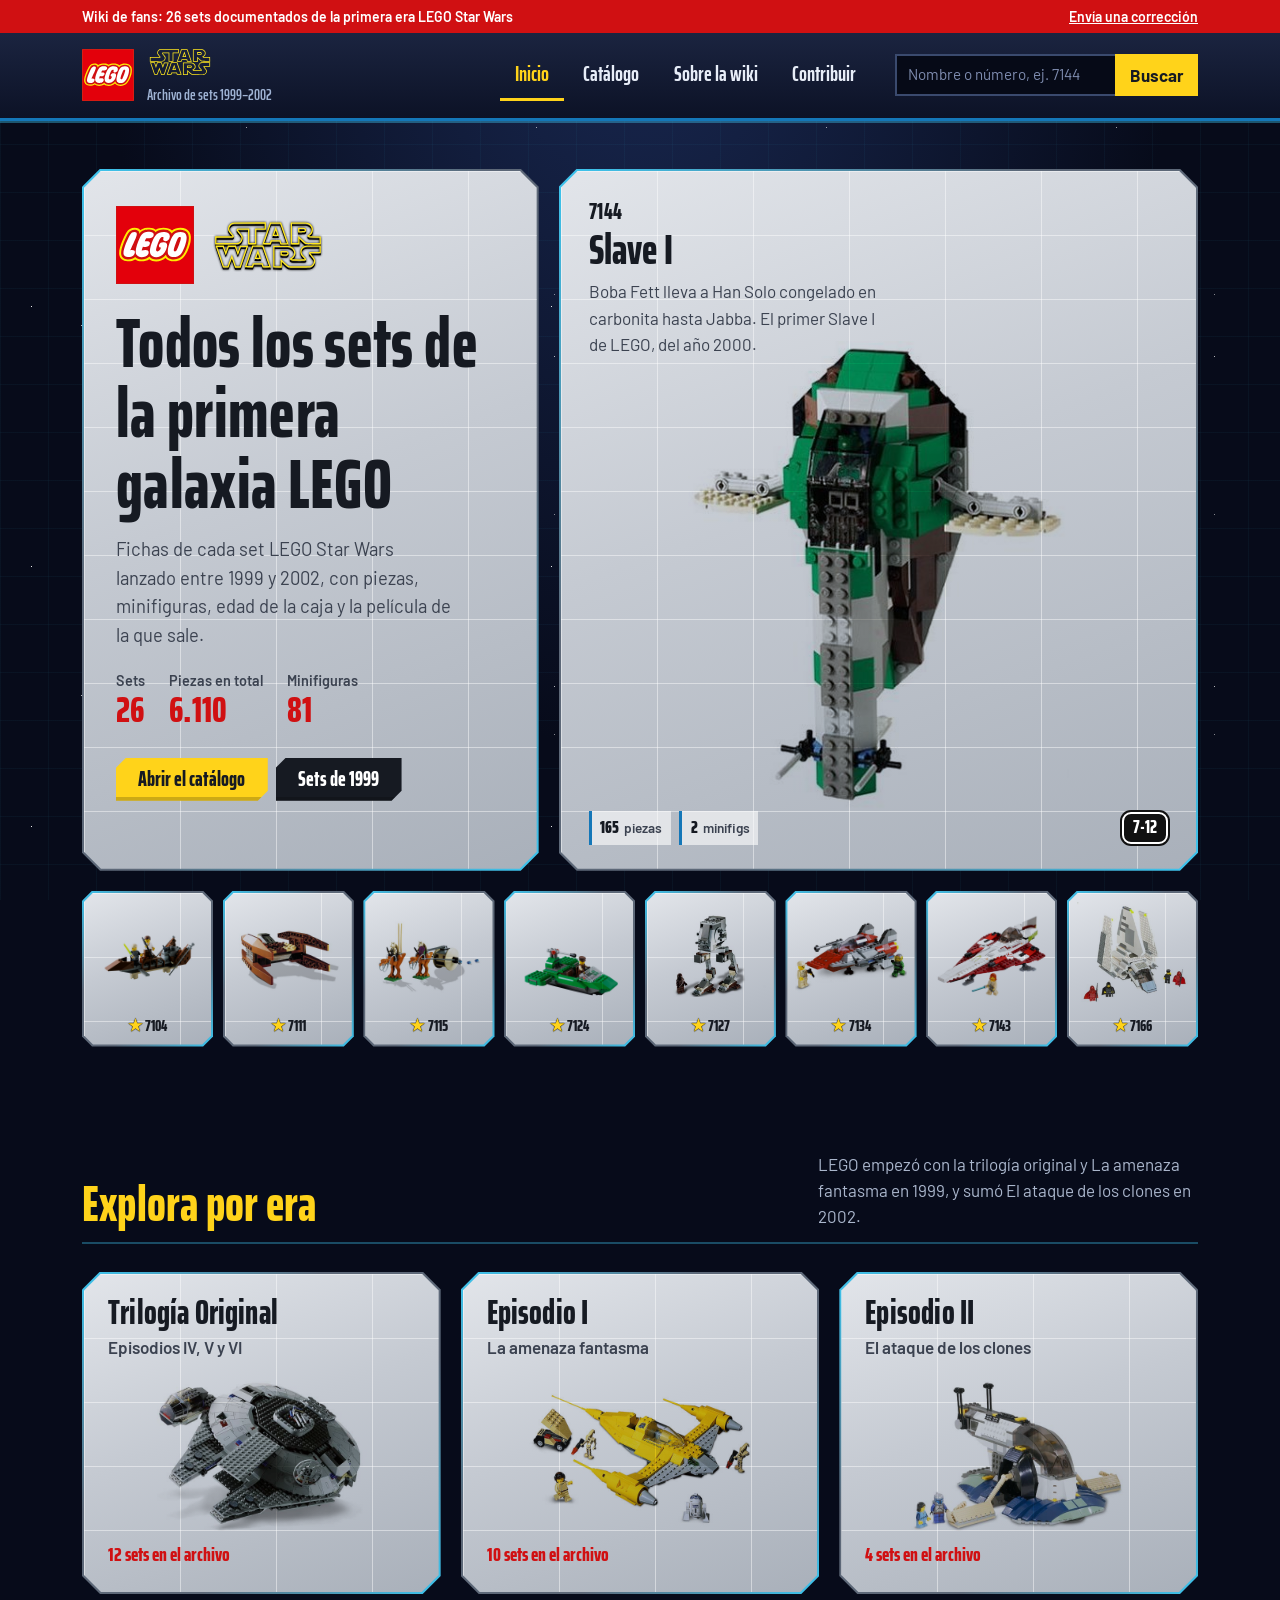
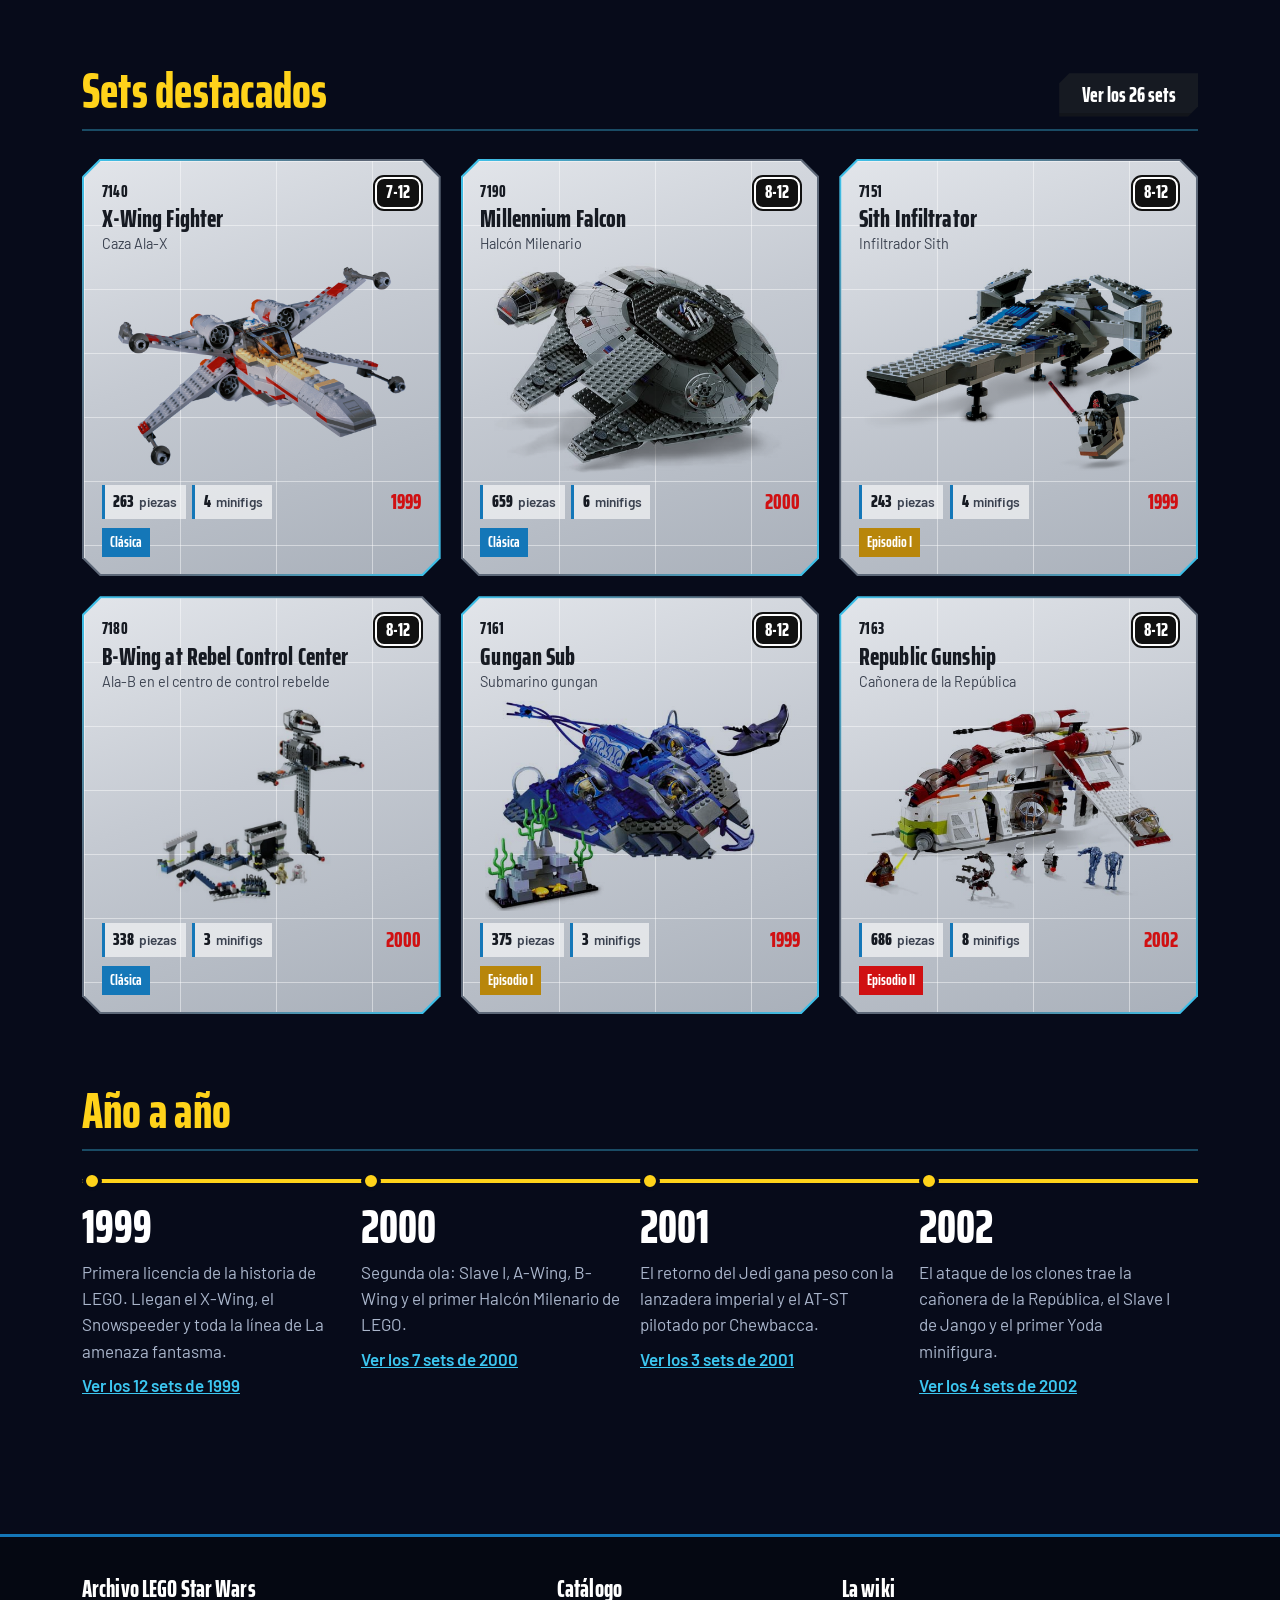
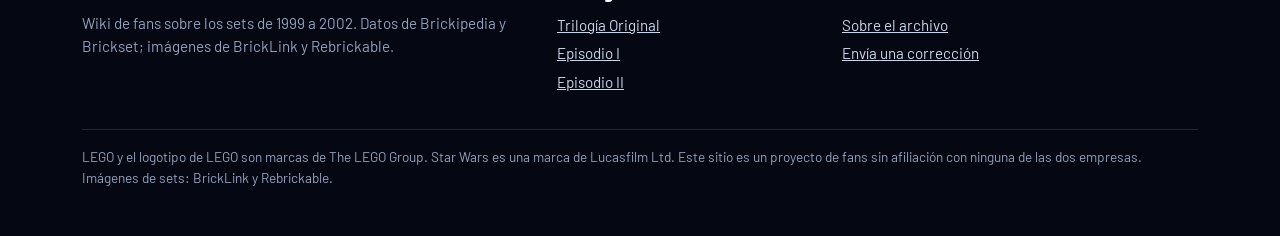
<file: index.html>
<!DOCTYPE html>
<html lang="es">

<head>
    <title>Archivo LEGO Star Wars 1999–2002 | Wiki de sets clásicos</title>
    <meta charset="utf-8">
    <meta name="viewport" content="width=device-width, initial-scale=1">
    <meta name="description" content="Wiki interactiva de los sets LEGO Star Wars de 1999 a 2002: piezas, minifiguras, año y era de cada set.">

    <link rel="apple-touch-icon" href="assets/img/apple-icon.png">
    <link rel="shortcut icon" type="image/x-icon" href="assets/img/lego_logo.jpg">

    <link rel="stylesheet" href="assets/css/bootstrap.min.css">
    <link rel="preconnect" href="https://fonts.googleapis.com">
    <link rel="preconnect" href="https://fonts.gstatic.com" crossorigin>
    <link rel="stylesheet" href="https://fonts.googleapis.com/css2?family=Barlow:wght@400;600;700&family=Saira+Extra+Condensed:wght@600;700;800&display=swap">
    <link rel="stylesheet" href="assets/css/custom.css">
<!--
    Basado en TemplateMo 559 Zay Shop
    https://templatemo.com/tm-559-zay-shop
-->
</head>

<body>
    <a class="visually-hidden-focusable" href="#contenido">Saltar al contenido</a>

    <!-- Barra superior -->
    <div class="sw-topbar d-none d-lg-block">
        <div class="container">
            <span>Wiki de fans: 26 sets documentados de la primera era LEGO Star Wars</span>
            <a href="contact.html">Envía una corrección</a>
        </div>
    </div>

    <!-- Cabecera -->
    <nav class="navbar navbar-expand-lg sw-nav">
        <div class="container">
            <a class="sw-brand" href="index.html">
                <img class="sw-brand__lego" src="assets/img/lego-logo.svg" alt="LEGO" width="52" height="52">
                <span>
                    <img class="sw-brand__sw" src="assets/img/starwars-logo.svg" alt="Star Wars" width="66" height="40">
                    <small>Archivo de sets 1999–2002</small>
                </span>
            </a>

            <button class="navbar-toggler" type="button" data-bs-toggle="collapse" data-bs-target="#sw-main-nav" aria-controls="sw-main-nav" aria-expanded="false" aria-label="Abrir menú">
                <span class="navbar-toggler-icon"></span>
            </button>

            <div class="collapse navbar-collapse justify-content-end gap-lg-4" id="sw-main-nav">
                <ul class="sw-menu">
                    <li><a href="index.html" aria-current="page">Inicio</a></li>
                    <li><a href="shop.html">Catálogo</a></li>
                    <li><a href="about.html">Sobre la wiki</a></li>
                    <li><a href="contact.html">Contribuir</a></li>
                </ul>
                <form class="sw-search" action="shop.html" method="get" role="search">
                    <label class="visually-hidden" for="nav-q">Buscar sets</label>
                    <input id="nav-q" type="search" name="q" placeholder="Nombre o número, ej. 7144">
                    <button type="submit">Buscar</button>
                </form>
            </div>
        </div>
    </nav>

    <main id="contenido">
        <!-- Pliego de catálogo -->
        <section class="sw-hero">
            <div class="container">
                <div class="sw-hero__grid">
                    <div class="sw-panel">
                        <div class="sw-panel__inner sw-hero__intro">
                            <div class="sw-hero__logos">
                                <img class="lego" src="assets/img/lego-logo.svg" alt="LEGO" width="78" height="78">
                                <img class="sw" src="assets/img/starwars-logo.svg" alt="Star Wars" width="116" height="70">
                            </div>
                            <h1>Todos los sets de la primera galaxia LEGO</h1>
                            <p class="sw-hero__lead">Fichas de cada set LEGO Star Wars lanzado entre 1999 y 2002, con piezas, minifiguras, edad de la caja y la película de la que sale.</p>
                            <dl class="sw-hero__stats">
                                <div><dt>Sets</dt><dd id="stat-sets">26</dd></div>
                                <div><dt>Piezas en total</dt><dd id="stat-pieces">6.110</dd></div>
                                <div><dt>Minifiguras</dt><dd id="stat-figs">81</dd></div>
                            </dl>
                            <div class="d-flex flex-wrap gap-2">
                                <a class="sw-btn" href="shop.html">Abrir el catálogo</a>
                                <a class="sw-btn sw-btn--ghost" href="shop.html?year=1999">Sets de 1999</a>
                            </div>
                        </div>
                    </div>

                    <a class="sw-panel text-decoration-none" href="shop-single.html?set=7144">
                        <div class="sw-panel__inner sw-hero__feature">
                            <span class="sw-num">7144</span>
                            <h2>Slave I</h2>
                            <p>Boba Fett lleva a Han Solo congelado en carbonita hasta Jabba. El primer Slave I de LEGO, del año 2000.</p>
                            <div class="sw-hero__feature-img">
                                <img class="sw-blend" src="assets/img/sets/7144.png" alt="Set 7144 Slave I montado" width="500" height="500">
                            </div>
                            <div class="sw-hero__feature-foot">
                                <span class="sw-chip"><b>165</b> piezas</span>
                                <span class="sw-chip"><b>2</b> minifigs</span>
                                <span class="sw-age">7-12</span>
                            </div>
                        </div>
                    </a>
                </div>

                <div class="sw-strip" id="sw-strip" aria-label="Más sets del archivo"></div>
            </div>
        </section>

        <!-- Eras -->
        <section class="sw-section">
            <div class="container">
                <div class="sw-section-head">
                    <h2>Explora por era</h2>
                    <p>LEGO empezó con la trilogía original y La amenaza fantasma en 1999, y sumó El ataque de los clones en 2002.</p>
                </div>
                <div class="sw-eras">
                    <div class="sw-era-card">
                        <a class="sw-panel" href="shop.html?era=ot">
                            <div class="sw-panel__inner">
                                <h3>Trilogía Original</h3>
                                <p class="films">Episodios IV, V y VI</p>
                                <img class="sw-blend" src="assets/img/sets/7190.png" alt="" width="500" height="500" loading="lazy">
                                <span class="count" data-era-count="ot">12 sets en el archivo</span>
                            </div>
                        </a>
                    </div>
                    <div class="sw-era-card">
                        <a class="sw-panel" href="shop.html?era=ep1">
                            <div class="sw-panel__inner">
                                <h3>Episodio I</h3>
                                <p class="films">La amenaza fantasma</p>
                                <img class="sw-blend" src="assets/img/sets/7141.png" alt="" width="500" height="500" loading="lazy">
                                <span class="count" data-era-count="ep1">10 sets en el archivo</span>
                            </div>
                        </a>
                    </div>
                    <div class="sw-era-card">
                        <a class="sw-panel" href="shop.html?era=ep2">
                            <div class="sw-panel__inner">
                                <h3>Episodio II</h3>
                                <p class="films">El ataque de los clones</p>
                                <img class="sw-blend" src="assets/img/sets/7153.png" alt="" width="500" height="500" loading="lazy">
                                <span class="count" data-era-count="ep2">4 sets en el archivo</span>
                            </div>
                        </a>
                    </div>
                </div>
            </div>
        </section>

        <!-- Destacados -->
        <section class="sw-section pt-0">
            <div class="container">
                <div class="sw-section-head">
                    <h2>Sets destacados</h2>
                    <a class="sw-btn sw-btn--ghost" href="shop.html">Ver los 26 sets</a>
                </div>
                <div class="sw-grid sw-grid--3" id="sw-featured"></div>
            </div>
        </section>

        <!-- Cronología -->
        <section class="sw-section pt-0">
            <div class="container">
                <div class="sw-section-head">
                    <h2>Año a año</h2>
                </div>
                <ol class="sw-timeline">
                    <li>
                        <span class="y">1999</span>
                        <p>Primera licencia de la historia de LEGO. Llegan el X-Wing, el Snowspeeder y toda la línea de La amenaza fantasma.</p>
                        <a href="shop.html?year=1999" data-year-count="1999">Ver los sets de 1999</a>
                    </li>
                    <li>
                        <span class="y">2000</span>
                        <p>Segunda ola: Slave I, A-Wing, B-Wing y el primer Halcón Milenario de LEGO.</p>
                        <a href="shop.html?year=2000" data-year-count="2000">Ver los sets de 2000</a>
                    </li>
                    <li>
                        <span class="y">2001</span>
                        <p>El retorno del Jedi gana peso con la lanzadera imperial y el AT-ST pilotado por Chewbacca.</p>
                        <a href="shop.html?year=2001" data-year-count="2001">Ver los sets de 2001</a>
                    </li>
                    <li>
                        <span class="y">2002</span>
                        <p>El ataque de los clones trae la cañonera de la República, el Slave I de Jango y el primer Yoda minifigura.</p>
                        <a href="shop.html?year=2002" data-year-count="2002">Ver los sets de 2002</a>
                    </li>
                </ol>
            </div>
        </section>
    </main>

    <!-- Pie -->
    <footer class="sw-footer">
        <div class="container">
            <div class="row g-4">
                <div class="col-md-5">
                    <h2>Archivo LEGO Star Wars</h2>
                    <p>Wiki de fans sobre los sets de 1999 a 2002. Datos de Brickipedia y Brickset; imágenes de BrickLink y Rebrickable.</p>
                </div>
                <div class="col-6 col-md-3">
                    <h2>Catálogo</h2>
                    <ul>
                        <li><a href="shop.html?era=ot">Trilogía Original</a></li>
                        <li><a href="shop.html?era=ep1">Episodio I</a></li>
                        <li><a href="shop.html?era=ep2">Episodio II</a></li>
                    </ul>
                </div>
                <div class="col-6 col-md-4">
                    <h2>La wiki</h2>
                    <ul>
                        <li><a href="about.html">Sobre el archivo</a></li>
                        <li><a href="contact.html">Envía una corrección</a></li>
                    </ul>
                </div>
            </div>
            <p class="sw-footer__legal">LEGO y el logotipo de LEGO son marcas de The LEGO Group. Star Wars es una marca de Lucasfilm Ltd. Este sitio es un proyecto de fans sin afiliación con ninguna de las dos empresas. Imágenes de sets: BrickLink y Rebrickable.</p>
        </div>
    </footer>

    <script src="assets/js/bootstrap.bundle.min.js"></script>
    <script src="assets/js/sets-data.js"></script>
    <script src="assets/js/custom.js"></script>
</body>

</html>
</file>
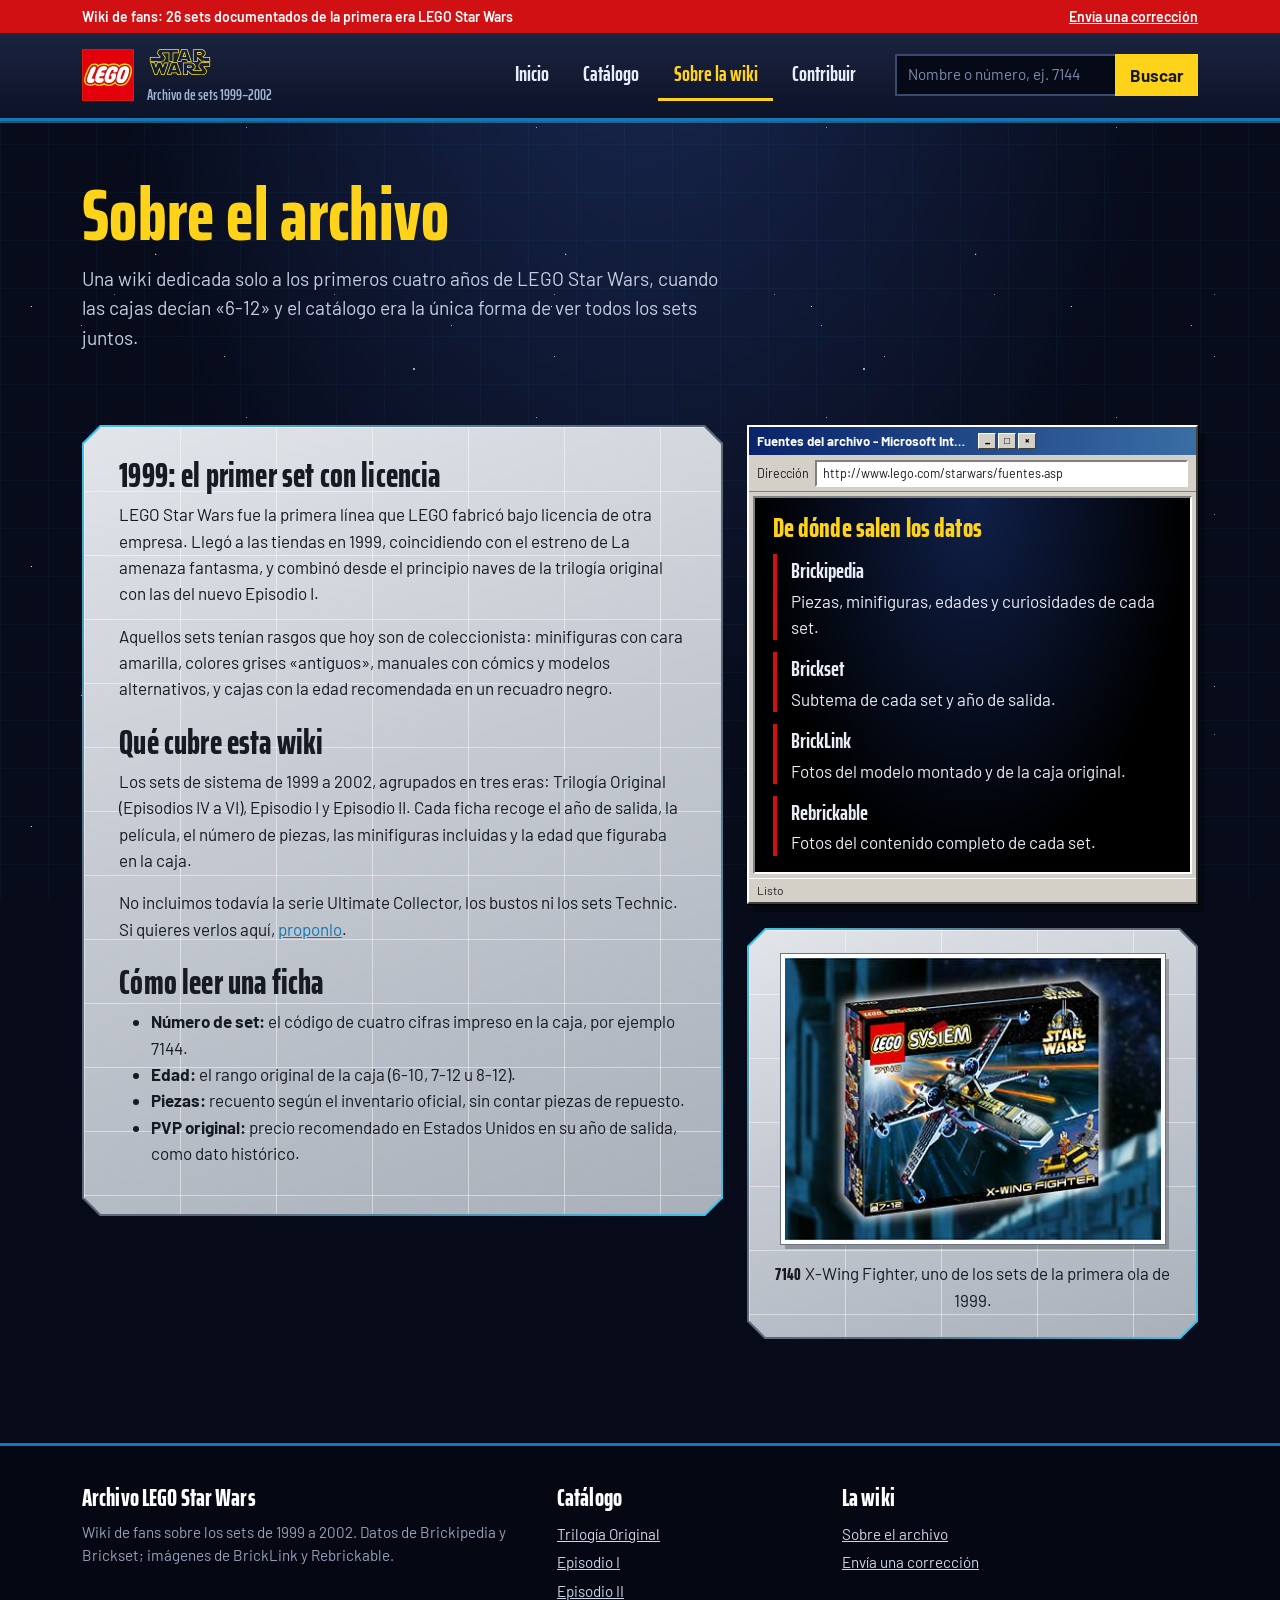
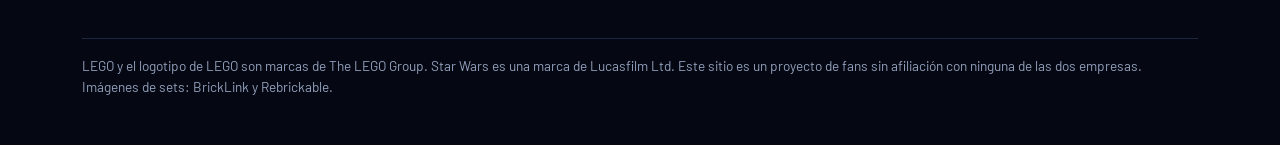
<file: about.html>
<!DOCTYPE html>
<html lang="es">

<head>
    <title>Sobre el archivo | Archivo LEGO Star Wars 1999–2002</title>
    <meta charset="utf-8">
    <meta name="viewport" content="width=device-width, initial-scale=1">
    <meta name="description" content="Wiki interactiva de los sets LEGO Star Wars de 1999 a 2002: piezas, minifiguras, año y era de cada set.">

    <link rel="apple-touch-icon" href="assets/img/apple-icon.png">
    <link rel="shortcut icon" type="image/x-icon" href="assets/img/favicon.ico">

    <link rel="stylesheet" href="assets/css/bootstrap.min.css">
    <link rel="preconnect" href="https://fonts.googleapis.com">
    <link rel="preconnect" href="https://fonts.gstatic.com" crossorigin>
    <link rel="stylesheet" href="https://fonts.googleapis.com/css2?family=Barlow:wght@400;600;700&family=Saira+Extra+Condensed:wght@600;700;800&display=swap">
    <link rel="stylesheet" href="assets/css/custom.css">
<!--
    Basado en TemplateMo 559 Zay Shop
    https://templatemo.com/tm-559-zay-shop
-->
</head>

<body>
    <a class="visually-hidden-focusable" href="#contenido">Saltar al contenido</a>

    <!-- Barra superior -->
    <div class="sw-topbar d-none d-lg-block">
        <div class="container">
            <span>Wiki de fans: 26 sets documentados de la primera era LEGO Star Wars</span>
            <a href="contact.html">Envía una corrección</a>
        </div>
    </div>

    <!-- Cabecera -->
    <nav class="navbar navbar-expand-lg sw-nav">
        <div class="container">
            <a class="sw-brand" href="index.html">
                <img class="sw-brand__lego" src="assets/img/lego-logo.svg" alt="LEGO" width="52" height="52">
                <span>
                    <img class="sw-brand__sw" src="assets/img/starwars-logo.svg" alt="Star Wars" width="66" height="40">
                    <small>Archivo de sets 1999–2002</small>
                </span>
            </a>

            <button class="navbar-toggler" type="button" data-bs-toggle="collapse" data-bs-target="#sw-main-nav" aria-controls="sw-main-nav" aria-expanded="false" aria-label="Abrir menú">
                <span class="navbar-toggler-icon"></span>
            </button>

            <div class="collapse navbar-collapse justify-content-end gap-lg-4" id="sw-main-nav">
                <ul class="sw-menu">
                    <li><a href="index.html">Inicio</a></li>
                    <li><a href="shop.html">Catálogo</a></li>
                    <li><a href="about.html" aria-current="page">Sobre la wiki</a></li>
                    <li><a href="contact.html">Contribuir</a></li>
                </ul>
                <form class="sw-search" action="shop.html" method="get" role="search">
                    <label class="visually-hidden" for="nav-q">Buscar sets</label>
                    <input id="nav-q" type="search" name="q" placeholder="Nombre o número, ej. 7144">
                    <button type="submit">Buscar</button>
                </form>
            </div>
        </div>
    </nav>

    <main id="contenido">
        <header class="sw-page-head">
            <div class="container">
                <h1>Sobre el archivo</h1>
                <p>Una wiki dedicada solo a los primeros cuatro años de LEGO Star Wars, cuando las cajas decían «6-12» y el catálogo era la única forma de ver todos los sets juntos.</p>
            </div>
        </header>

        <section class="sw-section--tight">
            <div class="container">
                <div class="row g-4">
                    <div class="col-lg-7">
                        <article class="sw-prose sw-panel">
                            <div class="sw-panel__inner">
                                <h2>1999: el primer set con licencia</h2>
                                <p>LEGO Star Wars fue la primera línea que LEGO fabricó bajo licencia de otra empresa. Llegó a las tiendas en 1999, coincidiendo con el estreno de La amenaza fantasma, y combinó desde el principio naves de la trilogía original con las del nuevo Episodio I.</p>
                                <p>Aquellos sets tenían rasgos que hoy son de coleccionista: minifiguras con cara amarilla, colores grises «antiguos», manuales con cómics y modelos alternativos, y cajas con la edad recomendada en un recuadro negro.</p>

                                <h2>Qué cubre esta wiki</h2>
                                <p>Los sets de sistema de 1999 a 2002, agrupados en tres eras: Trilogía Original (Episodios IV a VI), Episodio I y Episodio II. Cada ficha recoge el año de salida, la película, el número de piezas, las minifiguras incluidas y la edad que figuraba en la caja.</p>
                                <p>No incluimos todavía la serie Ultimate Collector, los bustos ni los sets Technic. Si quieres verlos aquí, <a href="contact.html">proponlo</a>.</p>

                                <h2>Cómo leer una ficha</h2>
                                <ul>
                                    <li><strong>Número de set:</strong> el código de cuatro cifras impreso en la caja, por ejemplo 7144.</li>
                                    <li><strong>Edad:</strong> el rango original de la caja (6-10, 7-12 u 8-12).</li>
                                    <li><strong>Piezas:</strong> recuento según el inventario oficial, sin contar piezas de repuesto.</li>
                                    <li><strong>PVP original:</strong> precio recomendado en Estados Unidos en su año de salida, como dato histórico.</li>
                                </ul>
                            </div>
                        </article>
                    </div>

                    <div class="col-lg-5">
                        <section class="sw-window mb-4" aria-label="Fuentes">
                            <div class="sw-window__title"><span>Fuentes del archivo - Microsoft Internet Explorer</span>
                                <span class="sw-window__btns" aria-hidden="true"><i>_</i><i>&#9633;</i><i>&times;</i></span></div>
                            <div class="sw-window__bar" aria-hidden="true">Dirección <span class="sw-window__addr">http://www.lego.com/starwars/fuentes.asp</span></div>
                            <div class="sw-window__body">
                                <h3>De dónde salen los datos</h3>
                                <ul class="sw-sources">
                                    <li><strong>Brickipedia</strong><br>Piezas, minifiguras, edades y curiosidades de cada set.</li>
                                    <li><strong>Brickset</strong><br>Subtema de cada set y año de salida.</li>
                                    <li><strong>BrickLink</strong><br>Fotos del modelo montado y de la caja original.</li>
                                    <li><strong>Rebrickable</strong><br>Fotos del contenido completo de cada set.</li>
                                </ul>
                            </div>
                            <div class="sw-window__status" aria-hidden="true">Listo</div>
                        </section>

                        <div class="sw-panel">
                            <div class="sw-panel__inner p-4 text-center">
                                <img class="sw-photo img-fluid" src="assets/img/sets/7140-box.png" alt="Caja original del set 7140 X-Wing Fighter de 1999" width="384" height="288" loading="lazy">
                                <p class="mt-3 mb-0"><span class="sw-num">7140</span> X-Wing Fighter, uno de los sets de la primera ola de 1999.</p>
                            </div>
                        </div>
                    </div>
                </div>
            </div>
        </section>
    </main>

    <!-- Pie -->
    <footer class="sw-footer">
        <div class="container">
            <div class="row g-4">
                <div class="col-md-5">
                    <h2>Archivo LEGO Star Wars</h2>
                    <p>Wiki de fans sobre los sets de 1999 a 2002. Datos de Brickipedia y Brickset; imágenes de BrickLink y Rebrickable.</p>
                </div>
                <div class="col-6 col-md-3">
                    <h2>Catálogo</h2>
                    <ul>
                        <li><a href="shop.html?era=ot">Trilogía Original</a></li>
                        <li><a href="shop.html?era=ep1">Episodio I</a></li>
                        <li><a href="shop.html?era=ep2">Episodio II</a></li>
                    </ul>
                </div>
                <div class="col-6 col-md-4">
                    <h2>La wiki</h2>
                    <ul>
                        <li><a href="about.html">Sobre el archivo</a></li>
                        <li><a href="contact.html">Envía una corrección</a></li>
                    </ul>
                </div>
            </div>
            <p class="sw-footer__legal">LEGO y el logotipo de LEGO son marcas de The LEGO Group. Star Wars es una marca de Lucasfilm Ltd. Este sitio es un proyecto de fans sin afiliación con ninguna de las dos empresas. Imágenes de sets: BrickLink y Rebrickable.</p>
        </div>
    </footer>

    <script src="assets/js/bootstrap.bundle.min.js"></script>
    <script src="assets/js/sets-data.js"></script>
    <script src="assets/js/custom.js"></script>
</body>

</html>
</file>
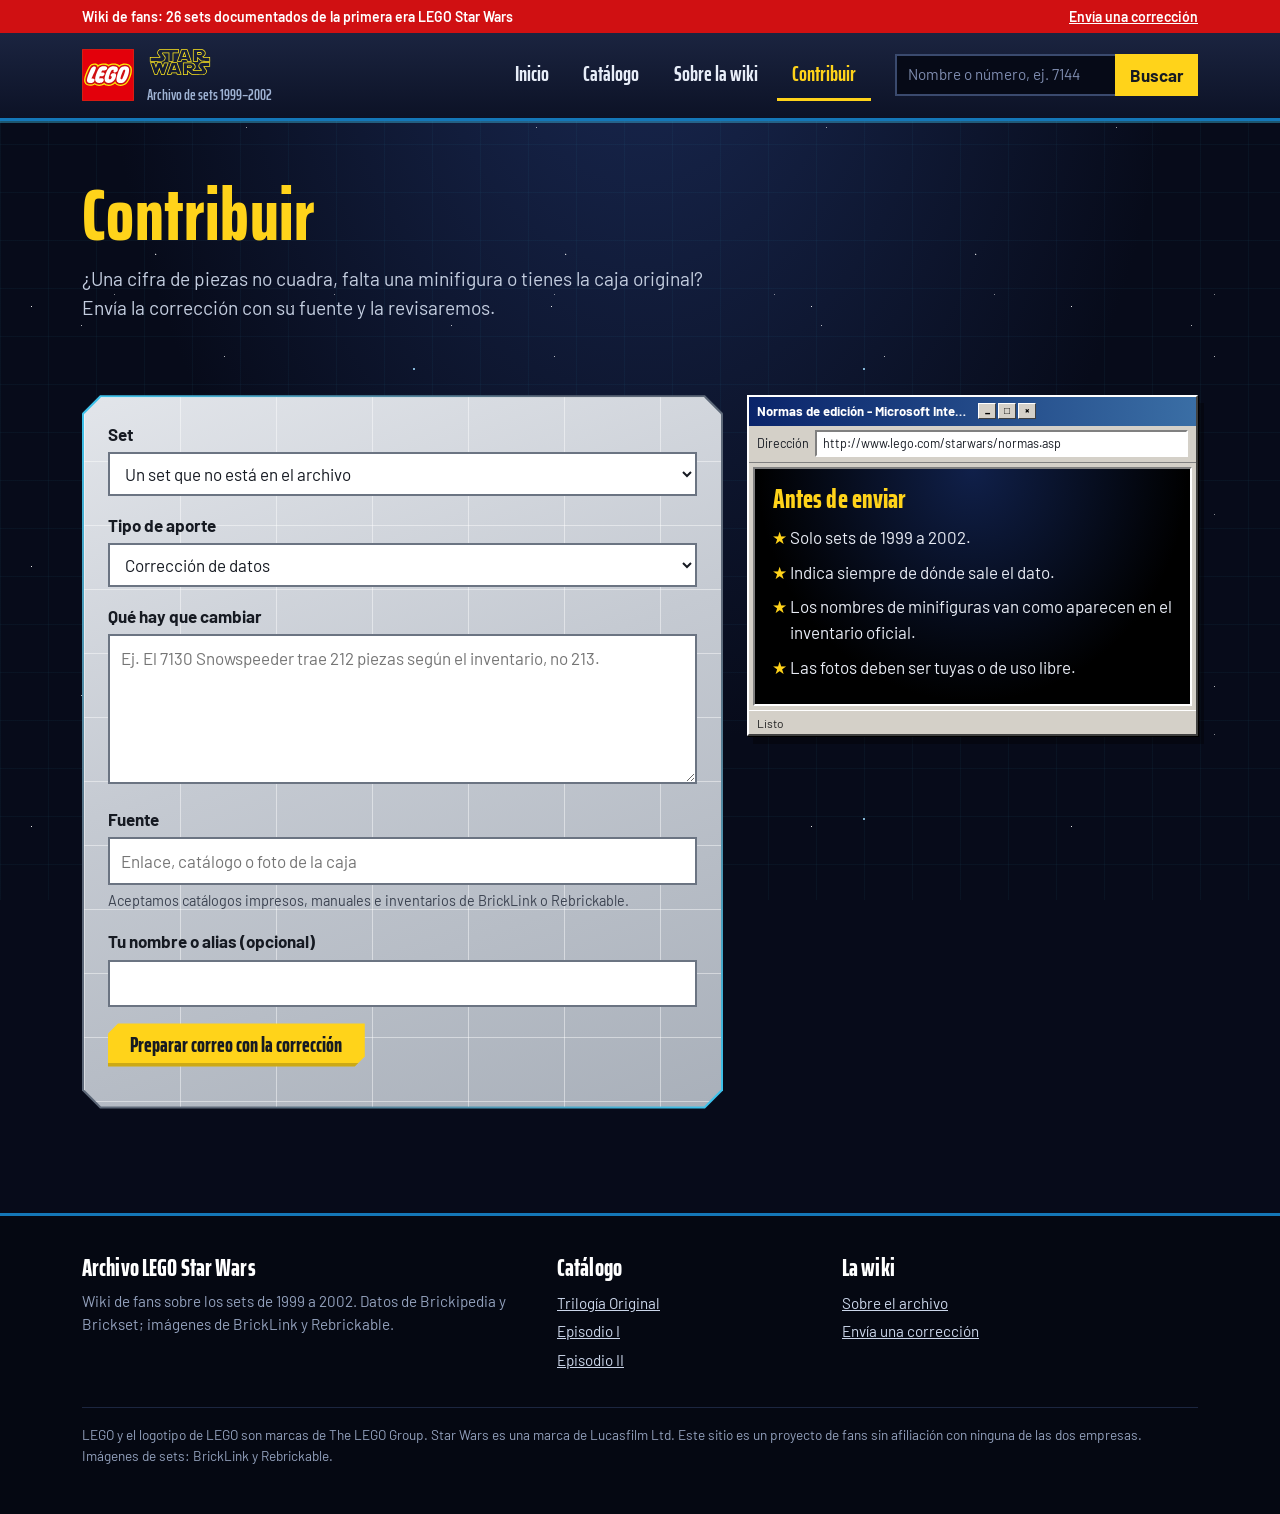
<file: contact.html>
<!DOCTYPE html>
<html lang="es">

<head>
    <title>Contribuir | Archivo LEGO Star Wars 1999–2002</title>
    <meta charset="utf-8">
    <meta name="viewport" content="width=device-width, initial-scale=1">
    <meta name="description" content="Wiki interactiva de los sets LEGO Star Wars de 1999 a 2002: piezas, minifiguras, año y era de cada set.">

    <link rel="apple-touch-icon" href="assets/img/apple-icon.png">
    <link rel="shortcut icon" type="image/x-icon" href="assets/img/favicon.ico">

    <link rel="stylesheet" href="assets/css/bootstrap.min.css">
    <link rel="preconnect" href="https://fonts.googleapis.com">
    <link rel="preconnect" href="https://fonts.gstatic.com" crossorigin>
    <link rel="stylesheet" href="https://fonts.googleapis.com/css2?family=Barlow:wght@400;600;700&family=Saira+Extra+Condensed:wght@600;700;800&display=swap">
    <link rel="stylesheet" href="assets/css/custom.css">
<!--
    Basado en TemplateMo 559 Zay Shop
    https://templatemo.com/tm-559-zay-shop
-->
</head>

<body>
    <a class="visually-hidden-focusable" href="#contenido">Saltar al contenido</a>

    <!-- Barra superior -->
    <div class="sw-topbar d-none d-lg-block">
        <div class="container">
            <span>Wiki de fans: 26 sets documentados de la primera era LEGO Star Wars</span>
            <a href="contact.html">Envía una corrección</a>
        </div>
    </div>

    <!-- Cabecera -->
    <nav class="navbar navbar-expand-lg sw-nav">
        <div class="container">
            <a class="sw-brand" href="index.html">
                <img class="sw-brand__lego" src="assets/img/lego-logo.svg" alt="LEGO" width="52" height="52">
                <span>
                    <img class="sw-brand__sw" src="assets/img/starwars-logo.svg" alt="Star Wars" width="66" height="40">
                    <small>Archivo de sets 1999–2002</small>
                </span>
            </a>

            <button class="navbar-toggler" type="button" data-bs-toggle="collapse" data-bs-target="#sw-main-nav" aria-controls="sw-main-nav" aria-expanded="false" aria-label="Abrir menú">
                <span class="navbar-toggler-icon"></span>
            </button>

            <div class="collapse navbar-collapse justify-content-end gap-lg-4" id="sw-main-nav">
                <ul class="sw-menu">
                    <li><a href="index.html">Inicio</a></li>
                    <li><a href="shop.html">Catálogo</a></li>
                    <li><a href="about.html">Sobre la wiki</a></li>
                    <li><a href="contact.html" aria-current="page">Contribuir</a></li>
                </ul>
                <form class="sw-search" action="shop.html" method="get" role="search">
                    <label class="visually-hidden" for="nav-q">Buscar sets</label>
                    <input id="nav-q" type="search" name="q" placeholder="Nombre o número, ej. 7144">
                    <button type="submit">Buscar</button>
                </form>
            </div>
        </div>
    </nav>

    <main id="contenido">
        <header class="sw-page-head">
            <div class="container">
                <h1>Contribuir</h1>
                <p>¿Una cifra de piezas no cuadra, falta una minifigura o tienes la caja original? Envía la corrección con su fuente y la revisaremos.</p>
            </div>
        </header>

        <section class="sw-section--tight">
            <div class="container">
                <div class="row g-4">
                    <div class="col-lg-7">
                        <div class="sw-panel">
                            <form class="sw-panel__inner sw-form p-4" id="sw-contrib">
                                <label for="c-set">Set</label>
                                <select id="c-set" name="set">
                                    <option value="">Un set que no está en el archivo</option>
                                </select>

                                <label for="c-tipo">Tipo de aporte</label>
                                <select id="c-tipo" name="tipo">
                                    <option>Corrección de datos</option>
                                    <option>Minifigura que falta</option>
                                    <option>Foto de caja o manual</option>
                                    <option>Set nuevo para el archivo</option>
                                </select>

                                <label for="c-mensaje">Qué hay que cambiar</label>
                                <textarea id="c-mensaje" name="mensaje" required placeholder="Ej. El 7130 Snowspeeder trae 212 piezas según el inventario, no 213."></textarea>

                                <label for="c-fuente">Fuente</label>
                                <input id="c-fuente" name="fuente" type="text" placeholder="Enlace, catálogo o foto de la caja">
                                <p class="hint">Aceptamos catálogos impresos, manuales e inventarios de BrickLink o Rebrickable.</p>

                                <label for="c-nombre">Tu nombre o alias (opcional)</label>
                                <input id="c-nombre" name="nombre" type="text" autocomplete="nickname">

                                <button type="submit" class="sw-btn">Preparar correo con la corrección</button>
                                <p class="mt-3 mb-0" id="sw-contrib-status" role="status"></p>
                            </form>
                        </div>
                    </div>
                    <div class="col-lg-5">
                        <section class="sw-window" aria-label="Normas de edición">
                            <div class="sw-window__title"><span>Normas de edición - Microsoft Internet Explorer</span>
                                <span class="sw-window__btns" aria-hidden="true"><i>_</i><i>&#9633;</i><i>&times;</i></span></div>
                            <div class="sw-window__bar" aria-hidden="true">Dirección <span class="sw-window__addr">http://www.lego.com/starwars/normas.asp</span></div>
                            <div class="sw-window__body">
                                <h3>Antes de enviar</h3>
                                <ul class="sw-notes">
                                    <li>Solo sets de 1999 a 2002.</li>
                                    <li>Indica siempre de dónde sale el dato.</li>
                                    <li>Los nombres de minifiguras van como aparecen en el inventario oficial.</li>
                                    <li>Las fotos deben ser tuyas o de uso libre.</li>
                                </ul>
                            </div>
                            <div class="sw-window__status" aria-hidden="true">Listo</div>
                        </section>
                    </div>
                </div>
            </div>
        </section>
    </main>

    <!-- Pie -->
    <footer class="sw-footer">
        <div class="container">
            <div class="row g-4">
                <div class="col-md-5">
                    <h2>Archivo LEGO Star Wars</h2>
                    <p>Wiki de fans sobre los sets de 1999 a 2002. Datos de Brickipedia y Brickset; imágenes de BrickLink y Rebrickable.</p>
                </div>
                <div class="col-6 col-md-3">
                    <h2>Catálogo</h2>
                    <ul>
                        <li><a href="shop.html?era=ot">Trilogía Original</a></li>
                        <li><a href="shop.html?era=ep1">Episodio I</a></li>
                        <li><a href="shop.html?era=ep2">Episodio II</a></li>
                    </ul>
                </div>
                <div class="col-6 col-md-4">
                    <h2>La wiki</h2>
                    <ul>
                        <li><a href="about.html">Sobre el archivo</a></li>
                        <li><a href="contact.html">Envía una corrección</a></li>
                    </ul>
                </div>
            </div>
            <p class="sw-footer__legal">LEGO y el logotipo de LEGO son marcas de The LEGO Group. Star Wars es una marca de Lucasfilm Ltd. Este sitio es un proyecto de fans sin afiliación con ninguna de las dos empresas. Imágenes de sets: BrickLink y Rebrickable.</p>
        </div>
    </footer>

    <script src="assets/js/bootstrap.bundle.min.js"></script>
    <script src="assets/js/sets-data.js"></script>
    <script src="assets/js/custom.js"></script>
</body>

</html>
</file>
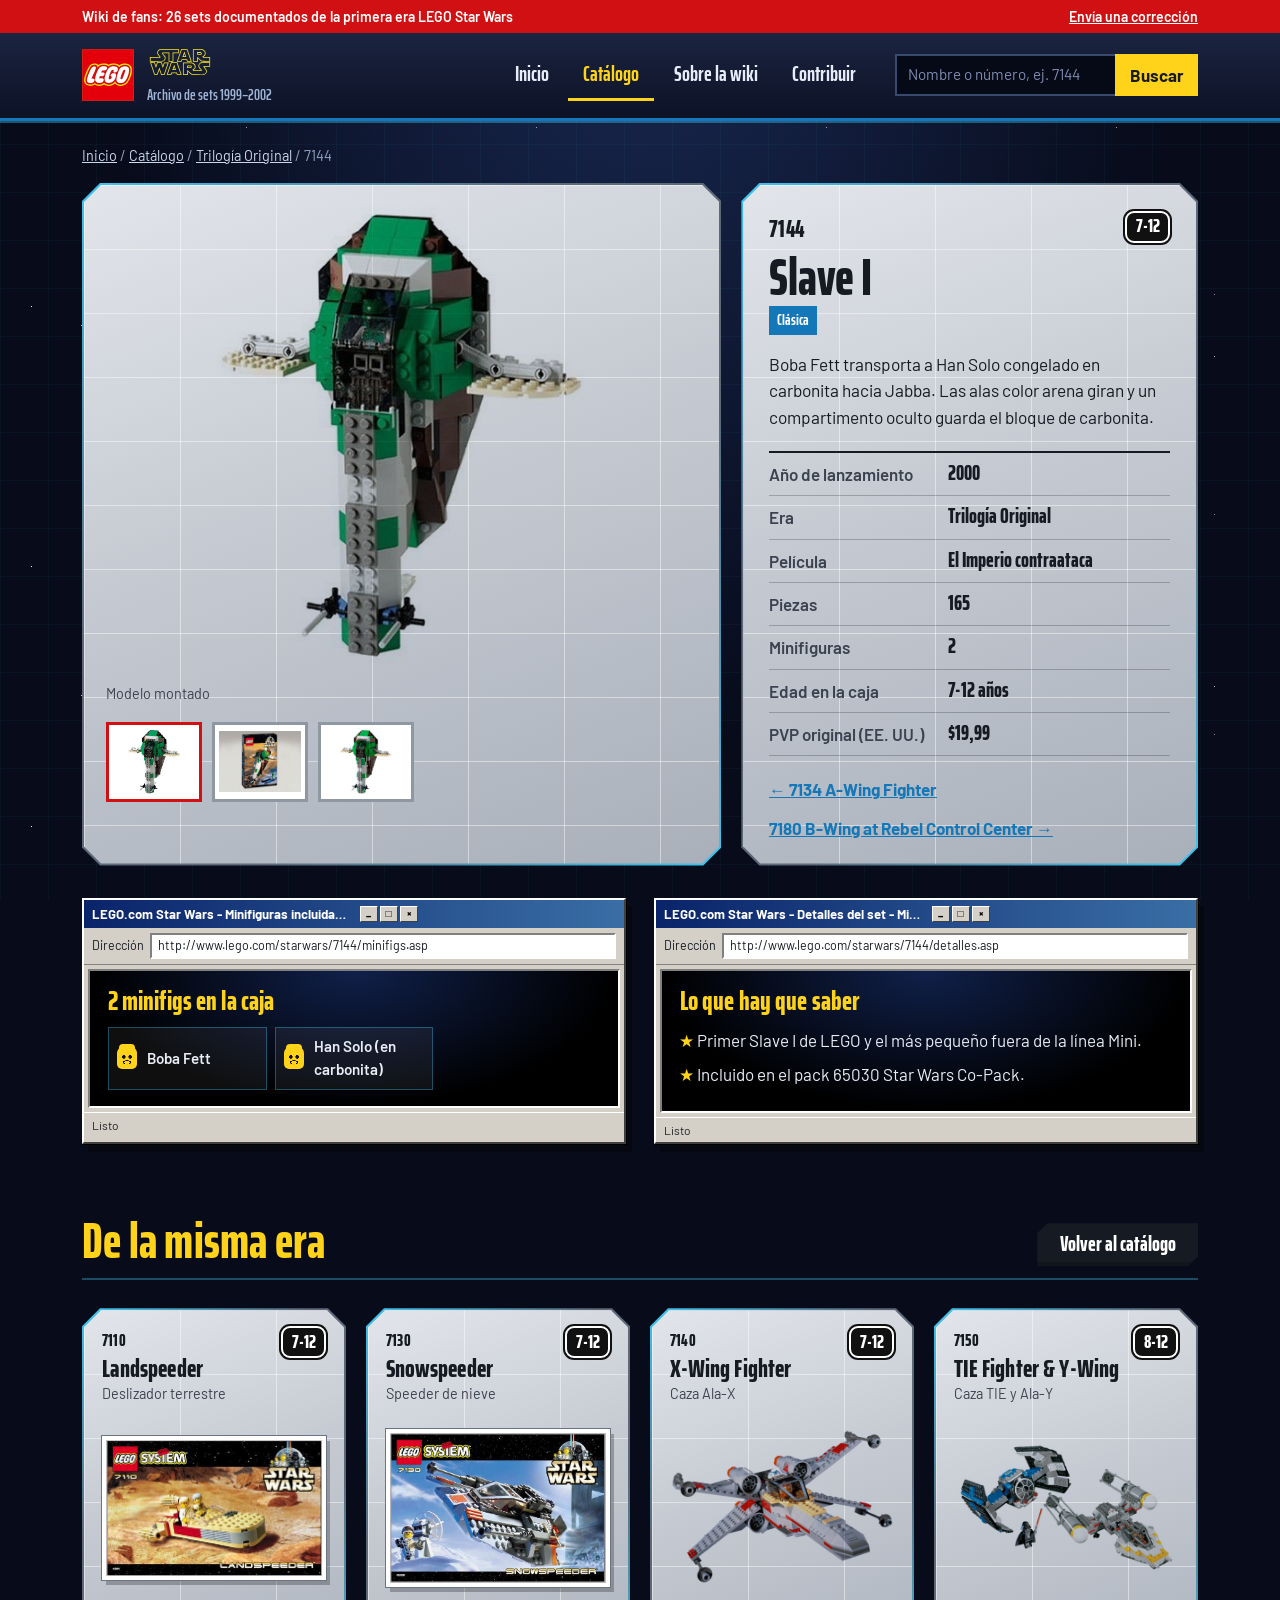
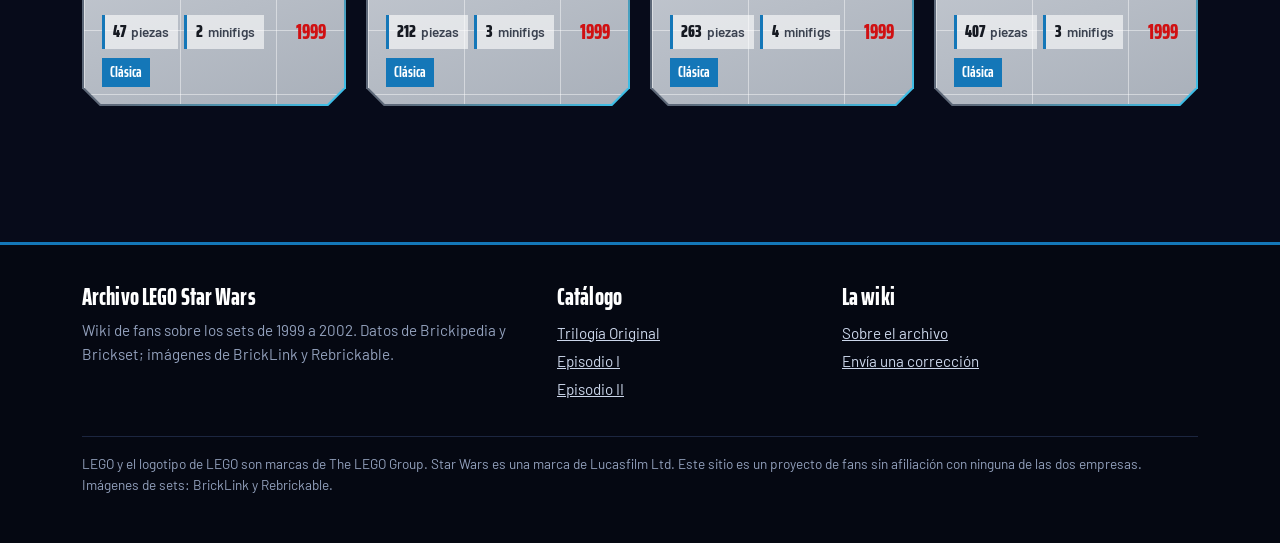
<file: shop-single.html>
<!DOCTYPE html>
<html lang="es">

<head>
    <title>Ficha técnica | Archivo LEGO Star Wars 1999–2002</title>
    <meta charset="utf-8">
    <meta name="viewport" content="width=device-width, initial-scale=1">
    <meta name="description" content="Wiki interactiva de los sets LEGO Star Wars de 1999 a 2002: piezas, minifiguras, año y era de cada set.">

    <link rel="apple-touch-icon" href="assets/img/apple-icon.png">
    <link rel="shortcut icon" type="image/x-icon" href="assets/img/favicon.ico">

    <link rel="stylesheet" href="assets/css/bootstrap.min.css">
    <link rel="preconnect" href="https://fonts.googleapis.com">
    <link rel="preconnect" href="https://fonts.gstatic.com" crossorigin>
    <link rel="stylesheet" href="https://fonts.googleapis.com/css2?family=Barlow:wght@400;600;700&family=Saira+Extra+Condensed:wght@600;700;800&display=swap">
    <link rel="stylesheet" href="assets/css/custom.css">
<!--
    Basado en TemplateMo 559 Zay Shop
    https://templatemo.com/tm-559-zay-shop
-->
</head>

<body>
    <a class="visually-hidden-focusable" href="#contenido">Saltar al contenido</a>

    <!-- Barra superior -->
    <div class="sw-topbar d-none d-lg-block">
        <div class="container">
            <span>Wiki de fans: 26 sets documentados de la primera era LEGO Star Wars</span>
            <a href="contact.html">Envía una corrección</a>
        </div>
    </div>

    <!-- Cabecera -->
    <nav class="navbar navbar-expand-lg sw-nav">
        <div class="container">
            <a class="sw-brand" href="index.html">
                <img class="sw-brand__lego" src="assets/img/lego-logo.svg" alt="LEGO" width="52" height="52">
                <span>
                    <img class="sw-brand__sw" src="assets/img/starwars-logo.svg" alt="Star Wars" width="66" height="40">
                    <small>Archivo de sets 1999–2002</small>
                </span>
            </a>

            <button class="navbar-toggler" type="button" data-bs-toggle="collapse" data-bs-target="#sw-main-nav" aria-controls="sw-main-nav" aria-expanded="false" aria-label="Abrir menú">
                <span class="navbar-toggler-icon"></span>
            </button>

            <div class="collapse navbar-collapse justify-content-end gap-lg-4" id="sw-main-nav">
                <ul class="sw-menu">
                    <li><a href="index.html">Inicio</a></li>
                    <li><a href="shop.html" aria-current="page">Catálogo</a></li>
                    <li><a href="about.html">Sobre la wiki</a></li>
                    <li><a href="contact.html">Contribuir</a></li>
                </ul>
                <form class="sw-search" action="shop.html" method="get" role="search">
                    <label class="visually-hidden" for="nav-q">Buscar sets</label>
                    <input id="nav-q" type="search" name="q" placeholder="Nombre o número, ej. 7144">
                    <button type="submit">Buscar</button>
                </form>
            </div>
        </div>
    </nav>

    <main id="contenido">
        <div class="container" id="sw-single">
            <noscript><p class="sw-empty">Activa JavaScript para ver la ficha del set.</p></noscript>
        </div>

        <section class="sw-section">
            <div class="container">
                <div class="sw-section-head">
                    <h2>De la misma era</h2>
                    <a class="sw-btn sw-btn--ghost" href="shop.html">Volver al catálogo</a>
                </div>
                <div class="sw-grid" id="sw-related"></div>
            </div>
        </section>
    </main>

    <!-- Pie -->
    <footer class="sw-footer">
        <div class="container">
            <div class="row g-4">
                <div class="col-md-5">
                    <h2>Archivo LEGO Star Wars</h2>
                    <p>Wiki de fans sobre los sets de 1999 a 2002. Datos de Brickipedia y Brickset; imágenes de BrickLink y Rebrickable.</p>
                </div>
                <div class="col-6 col-md-3">
                    <h2>Catálogo</h2>
                    <ul>
                        <li><a href="shop.html?era=ot">Trilogía Original</a></li>
                        <li><a href="shop.html?era=ep1">Episodio I</a></li>
                        <li><a href="shop.html?era=ep2">Episodio II</a></li>
                    </ul>
                </div>
                <div class="col-6 col-md-4">
                    <h2>La wiki</h2>
                    <ul>
                        <li><a href="about.html">Sobre el archivo</a></li>
                        <li><a href="contact.html">Envía una corrección</a></li>
                    </ul>
                </div>
            </div>
            <p class="sw-footer__legal">LEGO y el logotipo de LEGO son marcas de The LEGO Group. Star Wars es una marca de Lucasfilm Ltd. Este sitio es un proyecto de fans sin afiliación con ninguna de las dos empresas. Imágenes de sets: BrickLink y Rebrickable.</p>
        </div>
    </footer>

    <script src="assets/js/bootstrap.bundle.min.js"></script>
    <script src="assets/js/sets-data.js"></script>
    <script src="assets/js/custom.js"></script>
</body>

</html>
</file>
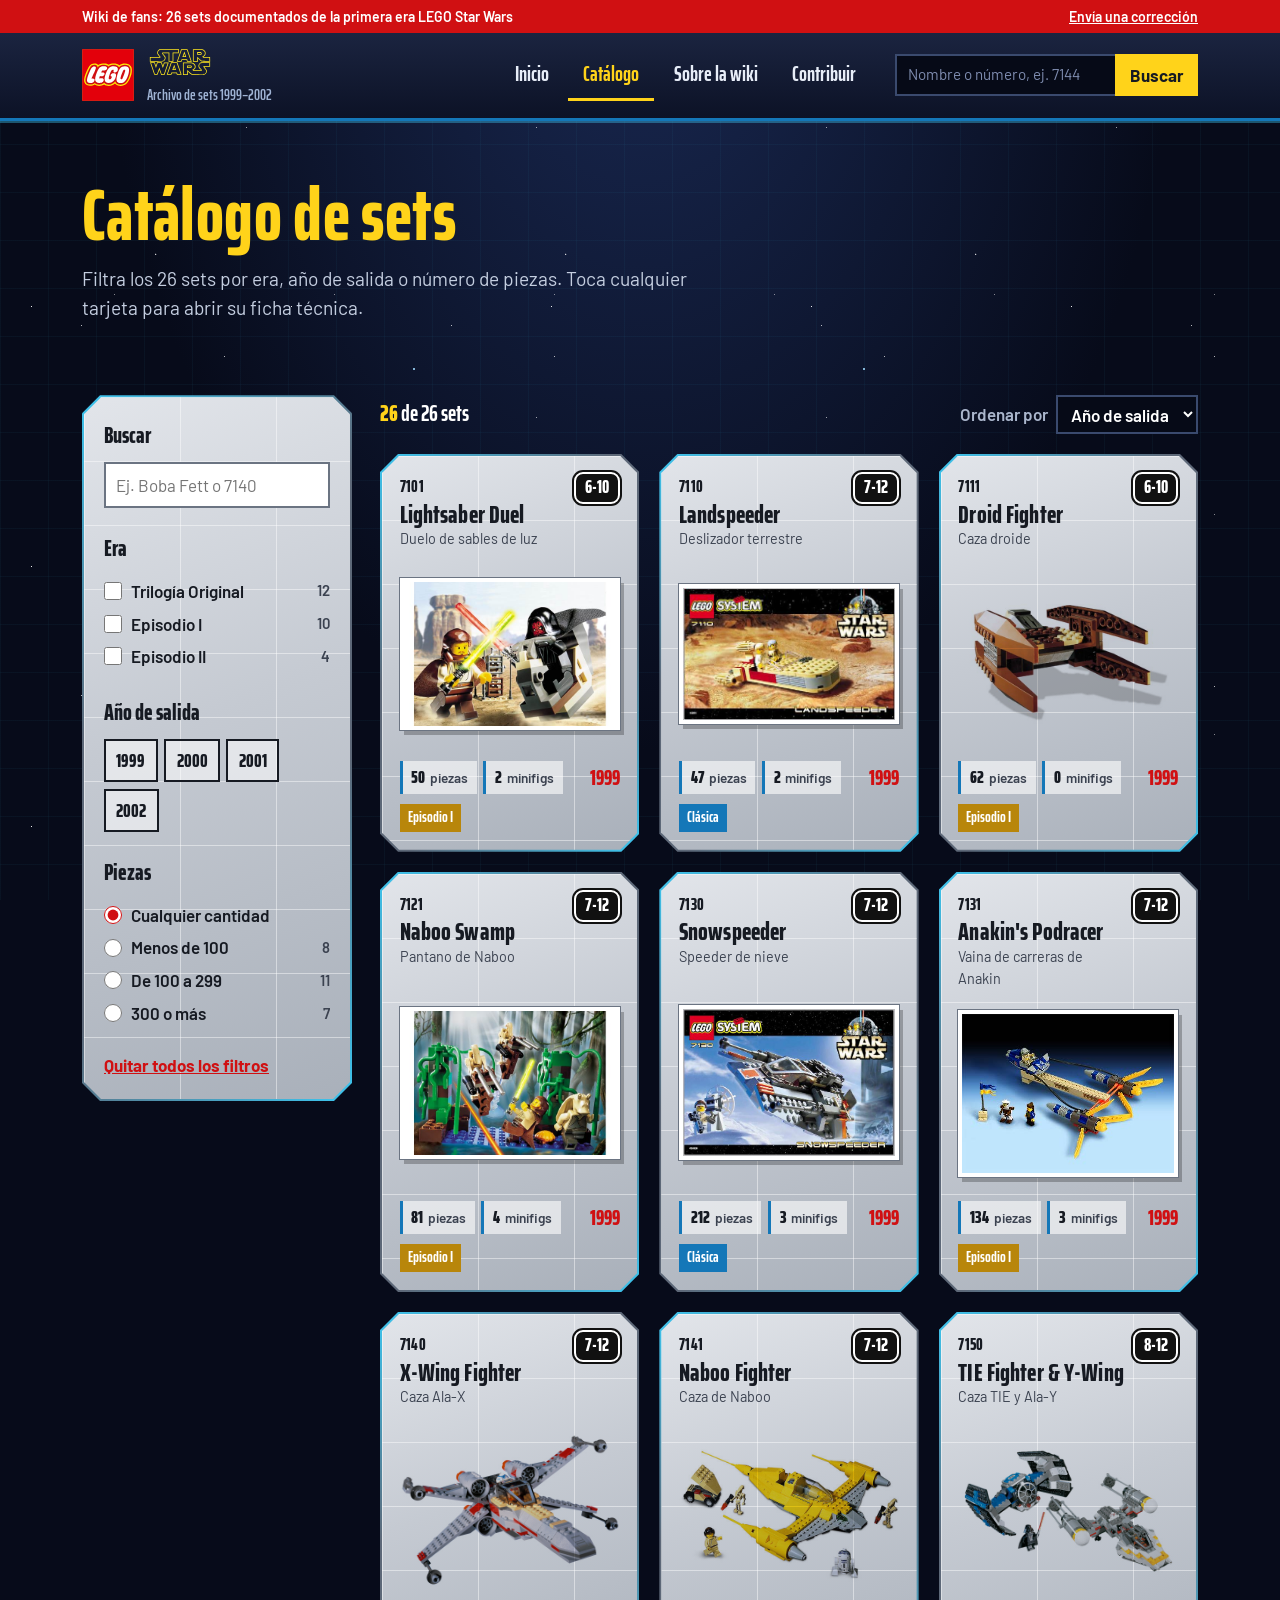
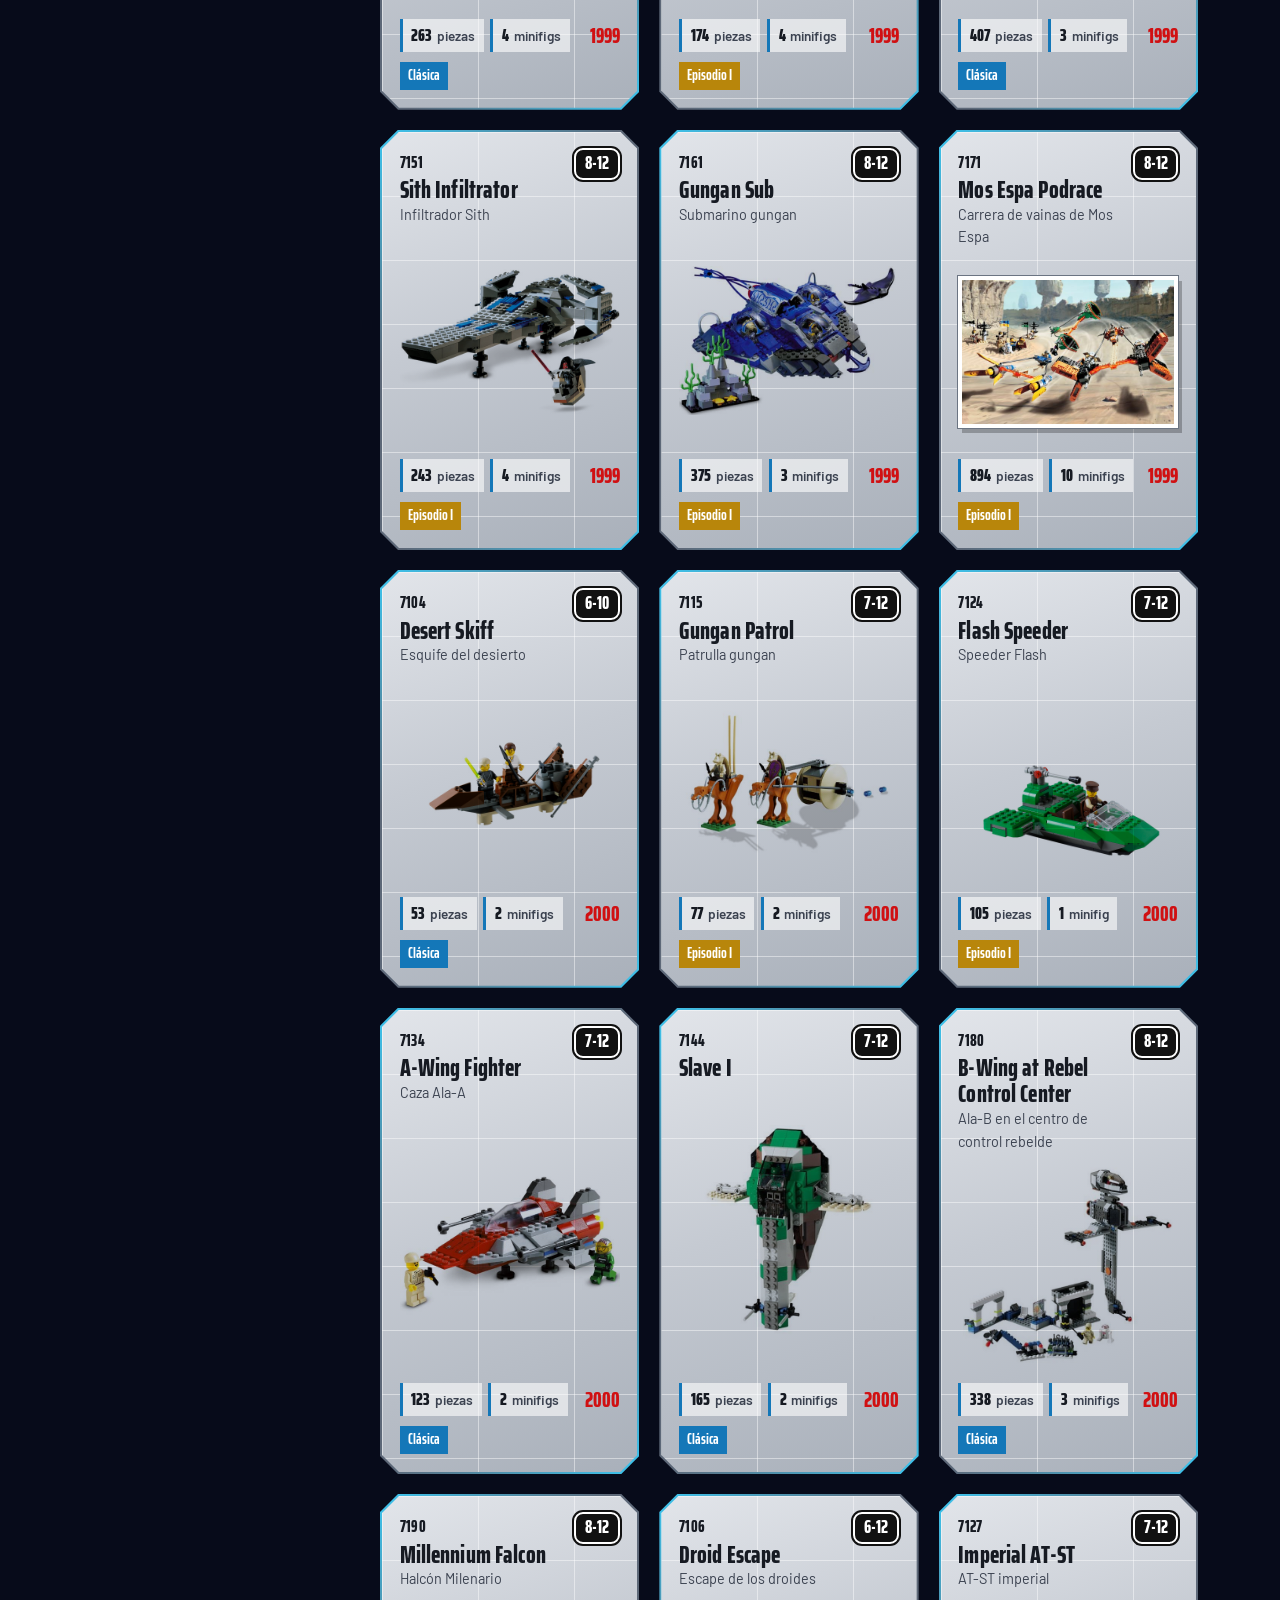
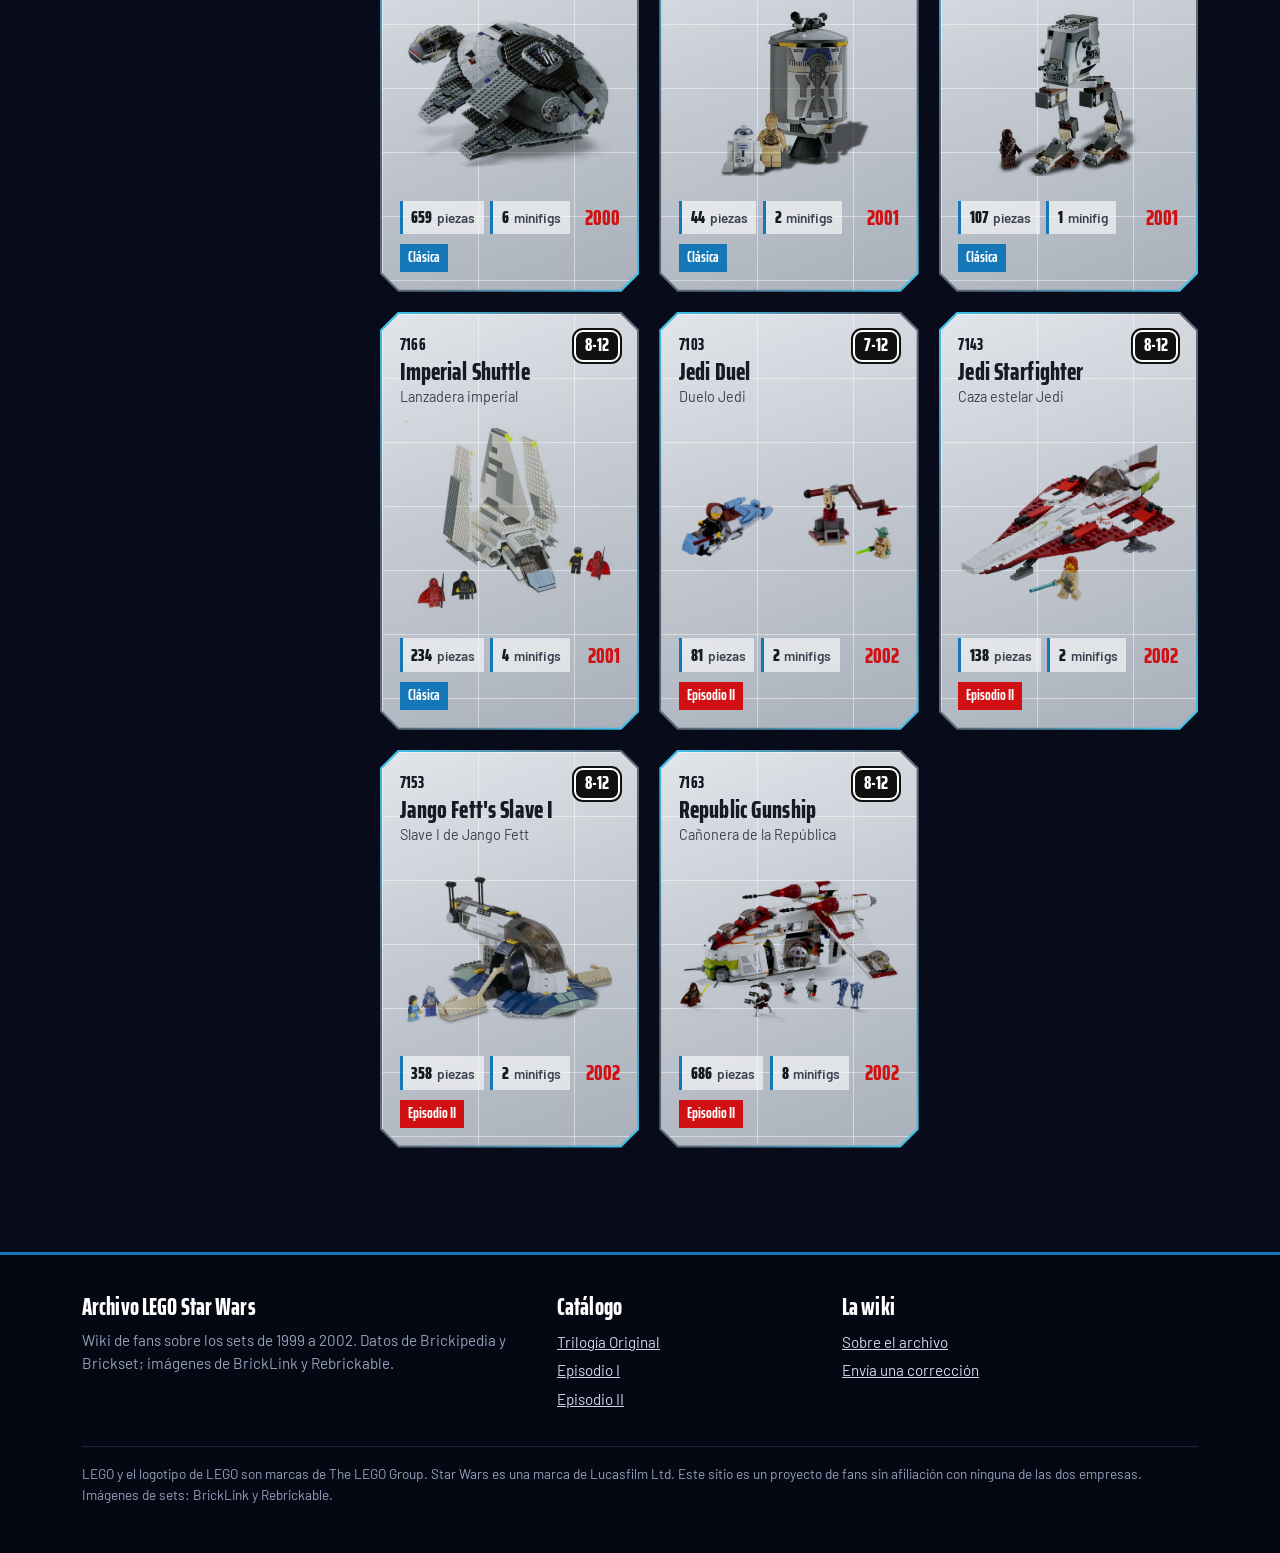
<file: shop.html>
<!DOCTYPE html>
<html lang="es">

<head>
    <title>Catálogo de sets | Archivo LEGO Star Wars 1999–2002</title>
    <meta charset="utf-8">
    <meta name="viewport" content="width=device-width, initial-scale=1">
    <meta name="description" content="Wiki interactiva de los sets LEGO Star Wars de 1999 a 2002: piezas, minifiguras, año y era de cada set.">

    <link rel="apple-touch-icon" href="assets/img/apple-icon.png">
    <link rel="shortcut icon" type="image/x-icon" href="assets/img/favicon.ico">

    <link rel="stylesheet" href="assets/css/bootstrap.min.css">
    <link rel="preconnect" href="https://fonts.googleapis.com">
    <link rel="preconnect" href="https://fonts.gstatic.com" crossorigin>
    <link rel="stylesheet" href="https://fonts.googleapis.com/css2?family=Barlow:wght@400;600;700&family=Saira+Extra+Condensed:wght@600;700;800&display=swap">
    <link rel="stylesheet" href="assets/css/custom.css">
<!--
    Basado en TemplateMo 559 Zay Shop
    https://templatemo.com/tm-559-zay-shop
-->
</head>

<body>
    <a class="visually-hidden-focusable" href="#contenido">Saltar al contenido</a>

    <!-- Barra superior -->
    <div class="sw-topbar d-none d-lg-block">
        <div class="container">
            <span>Wiki de fans: 26 sets documentados de la primera era LEGO Star Wars</span>
            <a href="contact.html">Envía una corrección</a>
        </div>
    </div>

    <!-- Cabecera -->
    <nav class="navbar navbar-expand-lg sw-nav">
        <div class="container">
            <a class="sw-brand" href="index.html">
                <img class="sw-brand__lego" src="assets/img/lego-logo.svg" alt="LEGO" width="52" height="52">
                <span>
                    <img class="sw-brand__sw" src="assets/img/starwars-logo.svg" alt="Star Wars" width="66" height="40">
                    <small>Archivo de sets 1999–2002</small>
                </span>
            </a>

            <button class="navbar-toggler" type="button" data-bs-toggle="collapse" data-bs-target="#sw-main-nav" aria-controls="sw-main-nav" aria-expanded="false" aria-label="Abrir menú">
                <span class="navbar-toggler-icon"></span>
            </button>

            <div class="collapse navbar-collapse justify-content-end gap-lg-4" id="sw-main-nav">
                <ul class="sw-menu">
                    <li><a href="index.html">Inicio</a></li>
                    <li><a href="shop.html" aria-current="page">Catálogo</a></li>
                    <li><a href="about.html">Sobre la wiki</a></li>
                    <li><a href="contact.html">Contribuir</a></li>
                </ul>
                <form class="sw-search" action="shop.html" method="get" role="search">
                    <label class="visually-hidden" for="nav-q">Buscar sets</label>
                    <input id="nav-q" type="search" name="q" placeholder="Nombre o número, ej. 7144">
                    <button type="submit">Buscar</button>
                </form>
            </div>
        </div>
    </nav>

    <main id="contenido">
        <header class="sw-page-head">
            <div class="container">
                <h1>Catálogo de sets</h1>
                <p>Filtra los 26 sets por era, año de salida o número de piezas. Toca cualquier tarjeta para abrir su ficha técnica.</p>
            </div>
        </header>

        <section class="sw-section--tight">
            <div class="container sw-catalog">
                <aside class="sw-filters sw-panel" aria-label="Filtros">
                    <form class="sw-panel__inner" id="sw-filters">
                        <fieldset>
                            <legend>Buscar</legend>
                            <label class="visually-hidden" for="f-q">Nombre, número o minifigura</label>
                            <input id="f-q" type="search" name="q" placeholder="Ej. Boba Fett o 7140">
                        </fieldset>

                        <fieldset>
                            <legend>Era</legend>
                            <label><input type="checkbox" name="era" value="ot"> Trilogía Original <small data-count-era="ot"></small></label>
                            <label><input type="checkbox" name="era" value="ep1"> Episodio I <small data-count-era="ep1"></small></label>
                            <label><input type="checkbox" name="era" value="ep2"> Episodio II <small data-count-era="ep2"></small></label>
                        </fieldset>

                        <fieldset>
                            <legend>Año de salida</legend>
                            <div class="sw-years">
                                <label><input type="checkbox" name="year" value="1999"><span>1999</span></label>
                                <label><input type="checkbox" name="year" value="2000"><span>2000</span></label>
                                <label><input type="checkbox" name="year" value="2001"><span>2001</span></label>
                                <label><input type="checkbox" name="year" value="2002"><span>2002</span></label>
                            </div>
                        </fieldset>

                        <fieldset>
                            <legend>Piezas</legend>
                            <label><input type="radio" name="pieces" value="" checked> Cualquier cantidad</label>
                            <label><input type="radio" name="pieces" value="s"> Menos de 100 <small data-count-range="s"></small></label>
                            <label><input type="radio" name="pieces" value="m"> De 100 a 299 <small data-count-range="m"></small></label>
                            <label><input type="radio" name="pieces" value="l"> 300 o más <small data-count-range="l"></small></label>
                        </fieldset>

                        <button type="button" class="sw-reset" id="sw-reset">Quitar todos los filtros</button>
                    </form>
                </aside>

                <div>
                    <div class="sw-toolbar">
                        <p class="sw-toolbar__count" id="sw-count" aria-live="polite"><b>26</b> de 26 sets</p>
                        <label for="sw-sort">Ordenar por
                            <select id="sw-sort">
                                <option value="year">Año de salida</option>
                                <option value="pieces-desc">Más piezas</option>
                                <option value="pieces-asc">Menos piezas</option>
                                <option value="name">Nombre (A-Z)</option>
                            </select>
                        </label>
                    </div>
                    <div class="sw-grid" id="sw-grid">
                        <noscript><p class="sw-empty">Activa JavaScript para ver y filtrar el catálogo.</p></noscript>
                    </div>
                </div>
            </div>
        </section>
    </main>

    <!-- Pie -->
    <footer class="sw-footer">
        <div class="container">
            <div class="row g-4">
                <div class="col-md-5">
                    <h2>Archivo LEGO Star Wars</h2>
                    <p>Wiki de fans sobre los sets de 1999 a 2002. Datos de Brickipedia y Brickset; imágenes de BrickLink y Rebrickable.</p>
                </div>
                <div class="col-6 col-md-3">
                    <h2>Catálogo</h2>
                    <ul>
                        <li><a href="shop.html?era=ot">Trilogía Original</a></li>
                        <li><a href="shop.html?era=ep1">Episodio I</a></li>
                        <li><a href="shop.html?era=ep2">Episodio II</a></li>
                    </ul>
                </div>
                <div class="col-6 col-md-4">
                    <h2>La wiki</h2>
                    <ul>
                        <li><a href="about.html">Sobre el archivo</a></li>
                        <li><a href="contact.html">Envía una corrección</a></li>
                    </ul>
                </div>
            </div>
            <p class="sw-footer__legal">LEGO y el logotipo de LEGO son marcas de The LEGO Group. Star Wars es una marca de Lucasfilm Ltd. Este sitio es un proyecto de fans sin afiliación con ninguna de las dos empresas. Imágenes de sets: BrickLink y Rebrickable.</p>
        </div>
    </footer>

    <script src="assets/js/bootstrap.bundle.min.js"></script>
    <script src="assets/js/sets-data.js"></script>
    <script src="assets/js/custom.js"></script>
</body>

</html>
</file>
<file: assets/css/custom.css>
/*
  Archivo LEGO Star Wars 1999–2002
  Estética de catálogo impreso LEGO (2000) + web promocional www.LEGO.com/starwars
*/

:root {
  --space: #070b1a;
  --space-2: #0e1730;
  --panel: #c5cad2;
  --panel-hi: #e2e5ea;
  --panel-lo: #a9b0ba;
  --panel-line: rgba(255, 255, 255, .45);
  --ink: #161a22;
  --ink-soft: #3b4250;
  --yellow: #ffd31a;
  --red: #d01012;
  --cyan: #3cc6f0;
  --cyan-deep: #1477b8;
  --cut: 18px;
  --font-display: 'Saira Extra Condensed', 'Arial Narrow', sans-serif;
  --font-body: 'Barlow', 'Segoe UI', sans-serif;
}

/* ---------- Base: espacio profundo con estrellas y cuadrícula ---------- */
html { scroll-behavior: smooth; }

body {
  margin: 0;
  font-family: var(--font-body);
  font-size: 1.0625rem;
  line-height: 1.55;
  color: #dfe6f3;
  background-color: var(--space);
  background-image:
    radial-gradient(1px 1px at 12% 18%, rgba(255,255,255,.9) 50%, transparent 51%),
    radial-gradient(1px 1px at 68% 8%, rgba(255,255,255,.7) 50%, transparent 51%),
    radial-gradient(1.5px 1.5px at 38% 62%, rgba(255,255,255,.8) 50%, transparent 51%),
    radial-gradient(1px 1px at 85% 44%, rgba(255,255,255,.6) 50%, transparent 51%),
    radial-gradient(1px 1px at 22% 88%, rgba(255,255,255,.7) 50%, transparent 51%),
    radial-gradient(1.5px 1.5px at 92% 82%, rgba(160,220,255,.8) 50%, transparent 51%),
    radial-gradient(1px 1px at 52% 34%, rgba(255,255,255,.5) 50%, transparent 51%),
    linear-gradient(rgba(60,198,240,.045) 1px, transparent 1px),
    linear-gradient(90deg, rgba(60,198,240,.045) 1px, transparent 1px),
    radial-gradient(ellipse at 50% -10%, #1a2a55 0%, var(--space) 60%);
  background-size:
    260px 260px, 330px 330px, 410px 410px, 290px 290px, 370px 370px, 450px 450px, 220px 220px,
    48px 48px, 48px 48px, 100% 100%;
  background-attachment: fixed;
}

a { color: var(--cyan); }
a:hover { color: #8fe0fa; }

:focus-visible {
  outline: 3px solid var(--yellow);
  outline-offset: 3px;
}

h1, h2, h3, h4, .sw-display {
  font-family: var(--font-display);
  font-weight: 800;
  line-height: 1.02;
  letter-spacing: .005em;
  color: #fff;
}

.sw-section { padding: 4.5rem 0; }
.sw-section--tight { padding: 2.5rem 0; }

.sw-section-head {
  display: flex;
  align-items: flex-end;
  justify-content: space-between;
  gap: 1rem;
  margin-bottom: 1.75rem;
  border-bottom: 2px solid rgba(60,198,240,.35);
  padding-bottom: .75rem;
}
.sw-section-head h2 {
  font-size: clamp(2rem, 4.2vw, 3.1rem);
  margin: 0;
  color: var(--yellow);
}
.sw-section-head p { margin: 0; max-width: 38ch; color: #aab6cc; }

.visually-hidden-focusable:not(:focus) {
  position: absolute !important; width: 1px; height: 1px; overflow: hidden; clip: rect(0 0 0 0);
}

/* ---------- Panel de catálogo: gris metálico con esquinas recortadas ---------- */
.sw-panel {
  --c: var(--cut);
  position: relative;
  padding: 2px;
  background: linear-gradient(135deg, var(--cyan) 0%, #5d6878 35%, #5d6878 65%, var(--cyan) 100%);
  clip-path: polygon(var(--c) 0, calc(100% - var(--c)) 0, 100% var(--c), 100% calc(100% - var(--c)),
                     calc(100% - var(--c)) 100%, var(--c) 100%, 0 calc(100% - var(--c)), 0 var(--c));
}
.sw-panel__inner {
  --c: calc(var(--cut) - 1px);
  position: relative;
  height: 100%;
  color: var(--ink);
  background:
    linear-gradient(var(--panel-line) 1px, transparent 1px) 0 0 / 100% 64px,
    linear-gradient(90deg, var(--panel-line) 1px, transparent 1px) 0 0 / 96px 100%,
    linear-gradient(160deg, var(--panel-hi) 0%, var(--panel) 45%, var(--panel-lo) 100%);
  clip-path: polygon(var(--c) 0, calc(100% - var(--c)) 0, 100% var(--c), 100% calc(100% - var(--c)),
                     calc(100% - var(--c)) 100%, var(--c) 100%, 0 calc(100% - var(--c)), 0 var(--c));
}
.sw-panel h2, .sw-panel h3, .sw-panel h4 { color: var(--ink); }
.sw-panel__inner a:not(.sw-btn) { color: var(--cyan-deep); }

/* Fotos de BrickLink tienen fondo blanco: se funden con el gris del panel */
.sw-blend { mix-blend-mode: multiply; }

/* Fotos de caja o escena: marco blanco como en las páginas del catálogo */
.sw-photo {
  border: 4px solid #fff;
  box-shadow: 0 0 0 1px #6b7482, 4px 5px 0 rgba(0,0,0,.25);
  background: #fff;
}

/* ---------- Cabecera ---------- */
.sw-topbar {
  background: var(--red);
  color: #fff;
  font-size: .875rem;
  font-weight: 600;
}
.sw-topbar .container { display: flex; justify-content: space-between; gap: 1rem; padding-top: .35rem; padding-bottom: .35rem; }
.sw-topbar a { color: #fff; }

.sw-nav {
  background: linear-gradient(180deg, #1b2440 0%, #0c1226 100%);
  border-bottom: 3px solid var(--cyan-deep);
  box-shadow: 0 2px 0 rgba(60,198,240,.4);
  padding: .6rem 0;
}
.sw-brand {
  display: flex;
  align-items: center;
  gap: .8rem;
  text-decoration: none;
}
.sw-brand__lego { width: 52px; height: 52px; }
.sw-brand__sw { height: 40px; width: auto; display: block; }
.sw-brand small {
  white-space: nowrap;
  display: block;
  font-family: var(--font-display);
  font-weight: 600;
  font-size: .95rem;
  color: #9fb3d4;
  margin-top: 2px;
}
.sw-nav .navbar-toggler { border: 2px solid var(--cyan); padding: .35rem .6rem; color: var(--cyan); }
.sw-nav .navbar-toggler-icon {
  background-image: url("data:image/svg+xml,%3csvg xmlns='http://www.w3.org/2000/svg' viewBox='0 0 30 30'%3e%3cpath stroke='%233cc6f0' stroke-width='3' d='M4 7h22M4 15h22M4 23h22'/%3e%3c/svg%3e");
}
.sw-menu { list-style: none; margin: 0; padding: 0; display: flex; gap: .25rem; }
.sw-menu a {
  display: block;
  padding: .5rem .95rem;
  font-family: var(--font-display);
  font-weight: 700;
  font-size: 1.3rem;
  color: #e7edf8;
  text-decoration: none;
  border-bottom: 3px solid transparent;
}
.sw-menu a:hover { color: var(--yellow); }
.sw-menu a[aria-current="page"] { color: var(--yellow); border-bottom-color: var(--yellow); }

.sw-search { display: flex; }
.sw-search input {
  width: 220px;
  border: 2px solid #3a4a6e;
  border-right: 0;
  background: #060a17;
  color: #fff;
  padding: .45rem .7rem;
  font: inherit;
  font-size: .95rem;
}
.sw-search input::placeholder { color: #7f8db0; }
.sw-search button {
  border: 0;
  background: var(--yellow);
  color: var(--ink);
  padding: 0 .9rem;
  font-weight: 700;
}

@media (max-width: 991.98px) {
  .sw-menu { flex-direction: column; padding: .75rem 0; }
  .sw-search { margin-bottom: .75rem; }
  .sw-search input { width: 100%; }
}

/* ---------- Badges de datos ---------- */
.sw-age {
  flex: none;
  white-space: nowrap;
  display: inline-block;
  font-family: var(--font-display);
  font-weight: 800;
  font-size: 1.15rem;
  line-height: 1;
  padding: .28rem .55rem .32rem;
  color: #fff;
  background: #111;
  border: 2px solid #fff;
  border-radius: 9px;
  box-shadow: 0 0 0 2px #111;
}
.sw-num {
  font-family: var(--font-display);
  font-weight: 800;
  font-size: 1.05rem;
  letter-spacing: .02em;
  color: var(--ink);
}
.sw-chip {
  display: inline-flex;
  align-items: baseline;
  gap: .3rem;
  padding: .2rem .55rem;
  font-size: .85rem;
  font-weight: 600;
  background: rgba(255,255,255,.6);
  border-left: 3px solid var(--cyan-deep);
  color: var(--ink-soft);
}
.sw-chip b { font-family: var(--font-display); font-size: 1.1rem; color: var(--ink); }
.sw-era {
  display: inline-block;
  padding: .15rem .5rem;
  font-family: var(--font-display);
  font-weight: 700;
  font-size: .95rem;
  color: #fff;
  background: var(--cyan-deep);
}
.sw-era--ep1 { background: #b8860b; }
.sw-era--ep2 { background: var(--red); }

/* ---------- Tarjeta de set (product-wap) ---------- */
.sw-card { height: 100%; }
.sw-card .sw-panel { height: 100%; transition: transform .18s ease; }
.sw-card a { color: inherit; text-decoration: none; display: block; height: 100%; }
.sw-card .sw-panel__inner { display: flex; flex-direction: column; padding: 1rem 1.1rem 1.1rem; }
.sw-card__head { display: flex; justify-content: space-between; align-items: flex-start; gap: .5rem; }
.sw-card__title { font-size: 1.6rem; margin: .1rem 0 0; }
.sw-card__es { font-size: .9rem; color: var(--ink-soft); margin: .1rem 0 0; }
.sw-card__img {
  flex: 1;
  display: grid;
  place-items: center;
  min-height: 190px;
  margin: .5rem 0 .75rem;
}
.sw-card__img img { max-width: 100%; height: auto; max-height: 210px; object-fit: contain; }
.sw-card__img img.sw-photo { max-height: 180px; }
.sw-card__meta { display: flex; flex-wrap: wrap; gap: .4rem; align-items: center; }
.sw-card__year {
  margin-left: auto;
  font-family: var(--font-display);
  font-weight: 800;
  font-size: 1.35rem;
  color: var(--red);
}
.sw-card a:hover .sw-panel,
.sw-card a:focus-visible .sw-panel { transform: translateY(-4px); }
.sw-card a:hover .sw-card__title { color: var(--cyan-deep); }

/* ---------- Portada: pliego de catálogo ---------- */
.sw-hero { padding: 3rem 0 2rem; }
.sw-hero__grid {
  display: grid;
  grid-template-columns: minmax(0, 5fr) minmax(0, 7fr);
  gap: 1.25rem;
}
.sw-hero__intro { padding: 2.2rem 2rem; }
.sw-hero__logos { display: flex; align-items: center; gap: 1rem; margin-bottom: 1.5rem; }
.sw-hero__logos .lego { width: 78px; height: 78px; }
.sw-hero__logos .sw { height: 70px; filter: drop-shadow(0 2px 0 #000) drop-shadow(0 0 1px #000); }
.sw-hero h1 {
  font-size: clamp(2.6rem, 5.4vw, 4.4rem);
  color: var(--ink);
  margin: 0 0 1rem;
}
.sw-hero__lead { font-size: 1.15rem; max-width: 34ch; color: var(--ink-soft); margin-bottom: 1.5rem; }
.sw-hero__stats { display: flex; flex-wrap: wrap; gap: 1.5rem; margin: 0 0 1.75rem; }
.sw-hero__stats div { line-height: 1.1; }
.sw-hero__stats dt { font-size: .9rem; font-weight: 600; color: var(--ink-soft); }
.sw-hero__stats dd { margin: 0; font-family: var(--font-display); font-weight: 800; font-size: 2.3rem; color: var(--red); }

.sw-hero__feature { padding: 1.5rem 1.75rem; display: flex; flex-direction: column; min-height: 100%; }
.sw-hero__feature .sw-num { font-size: 1.4rem; }
.sw-hero__feature h2 { font-size: 2.6rem; margin: 0; }
.sw-hero__feature p { max-width: 30ch; color: var(--ink-soft); margin: .4rem 0 0; }
.sw-hero__feature-img { flex: 1; display: grid; place-items: center; margin-top: -1rem; }
@media (max-width: 991.98px) { .sw-hero__feature-img { margin-top: 1rem; } }
.sw-hero__feature-img img { width: min(100%, 470px); height: auto; }
.sw-hero__feature-foot { display: flex; align-items: center; gap: .5rem; }
.sw-hero__feature-foot .sw-age { margin-left: auto; }

/* Tira de miniaturas como el pie de la contraportada de 2000 */
.sw-strip {
  margin-top: 1.25rem;
  display: grid;
  grid-template-columns: repeat(8, minmax(0, 1fr));
  gap: .6rem;
}
.sw-strip a {
  --cut: 10px;
  display: block;
  text-decoration: none;
  color: var(--ink);
}
.sw-strip .sw-panel__inner { padding: .45rem .5rem .35rem; text-align: center; }
.sw-strip img { width: 100%; height: auto; aspect-ratio: 1; object-fit: contain; }
.sw-strip span { font-family: var(--font-display); font-weight: 800; font-size: 1rem; }
.sw-strip span::before { content: '\2605'; color: var(--yellow); margin-right: .2rem; text-shadow: 0 0 1px #000, 0 0 1px #000; }
.sw-strip a:hover .sw-panel { background: var(--yellow); }

@media (max-width: 991.98px) {
  .sw-hero__grid { grid-template-columns: 1fr; }
  .sw-strip { grid-template-columns: repeat(4, minmax(0, 1fr)); }
}
@media (max-width: 575.98px) {
  .sw-hero__intro { padding: 1.6rem 1.3rem; }
  .sw-strip { grid-template-columns: repeat(3, minmax(0, 1fr)); }
  .sw-strip a:nth-child(n+7) { display: none; }
}

/* ---------- Botones ---------- */
.sw-btn {
  display: inline-flex;
  align-items: center;
  gap: .5rem;
  padding: .7rem 1.4rem;
  font-family: var(--font-display);
  font-weight: 800;
  font-size: 1.3rem;
  line-height: 1;
  color: var(--ink);
  background: var(--yellow);
  border: 0;
  text-decoration: none;
  clip-path: polygon(10px 0, 100% 0, 100% calc(100% - 10px), calc(100% - 10px) 100%, 0 100%, 0 10px);
  box-shadow: inset 0 -4px 0 rgba(0,0,0,.2);
}
.sw-btn:hover { background: #ffe25c; color: var(--ink); }
.sw-btn--ghost { background: var(--ink); color: #fff; }
.sw-btn--ghost:hover { background: var(--cyan-deep); color: #fff; }

/* ---------- Eras ---------- */
.sw-eras { display: grid; grid-template-columns: repeat(3, minmax(0, 1fr)); gap: 1.25rem; }
.sw-era-card a { text-decoration: none; color: inherit; display: block; height: 100%; }
.sw-era-card .sw-panel__inner { padding: 1.4rem 1.5rem; display: flex; flex-direction: column; }
.sw-era-card h3 { font-size: 2.1rem; margin: 0; }
.sw-era-card .films { font-weight: 600; color: var(--ink-soft); margin: .25rem 0 .75rem; }
.sw-era-card .count { font-family: var(--font-display); font-weight: 800; font-size: 1.25rem; color: var(--red); margin-top: auto; }
.sw-era-card img { height: 150px; object-fit: contain; align-self: center; margin: .5rem 0; }
.sw-era-card a:hover h3 { color: var(--cyan-deep); }
@media (max-width: 767.98px) {
  .sw-eras { grid-template-columns: 1fr; }
  .sw-section-head { flex-direction: column; align-items: flex-start; }
}

/* ---------- Cronología por año ---------- */
.sw-timeline {
  list-style: none;
  margin: 0;
  padding: 0;
  display: grid;
  grid-template-columns: repeat(4, minmax(0, 1fr));
  border-top: 4px solid var(--yellow);
}
.sw-timeline li { padding: 1.25rem 1.25rem 0 0; position: relative; }
.sw-timeline li::before {
  content: '';
  position: absolute;
  top: -12px;
  left: 0;
  width: 20px;
  height: 20px;
  background: var(--yellow);
  border: 4px solid var(--space);
  border-radius: 50%;
}
.sw-timeline .y { font-family: var(--font-display); font-weight: 800; font-size: 3rem; line-height: 1; color: #fff; }
.sw-timeline p { color: #aab6cc; margin: .5rem 0; max-width: 30ch; }
.sw-timeline a { font-weight: 600; }
@media (max-width: 767.98px) {
  .sw-timeline { grid-template-columns: 1fr 1fr; row-gap: 1.5rem; }
}

/* ---------- Ventana de navegador retro (www.LEGO.com/starwars, c. 2000) ---------- */
.sw-window {
  min-width: 0;
  background: #d4d0c8;
  border: 2px solid;
  border-color: #fff #404040 #404040 #fff;
  box-shadow: 1px 1px 0 #000, 6px 8px 0 rgba(0,0,0,.35);
  color: var(--ink);
  font-family: Tahoma, Verdana, var(--font-body);
}
.sw-window__title {
  display: flex;
  align-items: center;
  gap: .5rem;
  padding: .25rem .3rem .25rem .5rem;
  background: linear-gradient(90deg, #0a246a 0%, #3a6ea5 100%);
  color: #fff;
  font-weight: 700;
  font-size: .82rem;
}
.sw-window__title span { flex: 1; white-space: nowrap; overflow: hidden; text-overflow: ellipsis; }
.sw-window__btns { display: flex; gap: 2px; }
.sw-window__btns i {
  width: 18px; height: 16px;
  background: #d4d0c8;
  border: 1px solid; border-color: #fff #404040 #404040 #fff;
  font-style: normal; font-size: 10px; line-height: 13px; text-align: center; color: #000; font-weight: 700;
}
.sw-window__bar {
  display: flex;
  align-items: center;
  gap: .4rem;
  padding: .3rem .5rem;
  font-size: .78rem;
  border-bottom: 1px solid #808080;
}
.sw-window__addr {
  flex: 1;
  background: #fff;
  border: 2px solid; border-color: #808080 #fff #fff #808080;
  padding: .1rem .35rem;
  white-space: nowrap; overflow: hidden; text-overflow: ellipsis;
}
.sw-window__body {
  margin: 4px;
  padding: 1rem 1.1rem;
  background: #000 radial-gradient(ellipse at top, #10204a, #000 70%);
  color: #e8ecf5;
  border: 2px solid; border-color: #808080 #fff #fff #808080;
  font-family: var(--font-body);
}
.sw-window__body h3 { color: var(--yellow); font-size: 1.7rem; margin: 0 0 .75rem; }
.sw-window__status {
  font-size: .75rem;
  padding: .15rem .5rem;
  border-top: 1px solid #fff;
  color: #222;
}

/* Lista de minifiguras con cabeza de minifigura en CSS */
.sw-figs { list-style: none; margin: 0; padding: 0; display: grid; grid-template-columns: repeat(auto-fill, minmax(150px, 1fr)); gap: .5rem; }
.sw-figs li {
  display: flex; align-items: center; gap: .6rem;
  padding: .45rem .55rem;
  background: rgba(255,255,255,.06);
  border: 1px solid rgba(60,198,240,.35);
  font-weight: 600;
  font-size: .95rem;
}
.sw-figs li::before {
  content: '';
  flex: none;
  width: 20px; height: 22px;
  border-radius: 6px 6px 5px 5px;
  background:
    radial-gradient(circle at 34% 45%, #111 1.6px, transparent 2px),
    radial-gradient(circle at 66% 45%, #111 1.6px, transparent 2px),
    radial-gradient(ellipse 5px 2.5px at 50% 70%, transparent 55%, #111 60%, #111 80%, transparent 85%),
    var(--yellow);
  box-shadow: 0 -5px 0 -2px var(--yellow);
}
.sw-figs__empty { color: #aab6cc; }

/* ---------- Ficha técnica: folleto desplegable ---------- */
.sw-crumbs { font-size: .9rem; color: #94a3c0; padding-top: 1.5rem; }
.sw-crumbs a { color: #cbd6ea; }

.sw-folder {
  display: grid;
  grid-template-columns: minmax(0, 7fr) minmax(0, 5fr);
  gap: 1.25rem;
  margin-top: 1rem;
}
.sw-folder > *, .sw-brochure > *, .sw-catalog > * { min-width: 0; }
.sw-gallery .sw-panel__inner { padding: 1.4rem; display: flex; flex-direction: column; gap: 1rem; }
.sw-gallery__main { display: grid; place-items: center; min-height: 380px; }
.sw-gallery__main img { max-width: 100%; height: auto; max-height: 460px; object-fit: contain; }
.sw-gallery__thumbs { display: flex; gap: .6rem; flex-wrap: wrap; }
.sw-gallery__thumbs button {
  width: 96px; height: 80px; padding: 4px;
  background: #fff;
  border: 3px solid #8f97a3;
  cursor: pointer;
}
.sw-gallery__thumbs button img { width: 100%; height: 100%; object-fit: contain; }
.sw-gallery__thumbs button[aria-pressed="true"] { border-color: var(--red); }
.sw-gallery__caption { font-size: .9rem; color: var(--ink-soft); margin: 0; }

.sw-spec .sw-panel__inner { padding: 1.6rem 1.6rem 1.4rem; }
.sw-spec h1 { color: var(--ink); font-size: clamp(2.4rem, 4vw, 3.4rem); margin: .2rem 0 .1rem; }
.sw-spec__es { color: var(--ink-soft); margin: 0 0 1rem; font-size: 1.1rem; }
.sw-spec__summary { font-size: 1.08rem; margin: 1rem 0 1.25rem; max-width: 52ch; }
.sw-spec dl {
  display: grid;
  grid-template-columns: max-content 1fr;
  margin: 0;
  border-top: 2px solid var(--ink);
}
.sw-spec dt, .sw-spec dd { padding: .5rem 0; border-bottom: 1px solid rgba(22,26,34,.25); margin: 0; }
.sw-spec dt { font-weight: 600; color: var(--ink-soft); padding-right: 1.5rem; }
.sw-spec dd { font-family: var(--font-display); font-weight: 800; font-size: 1.3rem; line-height: 1.2; }
.sw-spec__nav { display: flex; justify-content: space-between; gap: .75rem; margin-top: 1.25rem; flex-wrap: wrap; }
.sw-spec__nav a { font-weight: 700; color: var(--cyan-deep); }

.sw-brochure {
  display: grid;
  grid-template-columns: minmax(0, 1fr) minmax(0, 1fr);
  gap: 1.75rem;
  margin-top: 2rem;
}
.sw-notes { margin: 0; padding-left: 1.1rem; }
.sw-notes li { margin-bottom: .5rem; }
.sw-notes li::marker { color: var(--yellow); content: '\2605  '; }

.sw-notfound { text-align: center; padding: 5rem 1rem; }
.sw-notfound h1 { font-size: 3rem; color: var(--yellow); }

@media (max-width: 991.98px) {
  .sw-folder, .sw-brochure { grid-template-columns: 1fr; }
  .sw-gallery__main { min-height: 260px; }
}

/* ---------- Catálogo: filtros ---------- */
.sw-catalog { display: grid; grid-template-columns: 270px minmax(0, 1fr); gap: 1.75rem; }
.sw-filters { align-self: start; position: sticky; top: 1rem; }
.sw-filters .sw-panel__inner { padding: 1.3rem 1.25rem; }
@media (max-width: 991.98px) { .sw-filters { position: static; } }
.sw-filters fieldset { border: 0; margin: 0 0 1.4rem; padding: 0; }
.sw-filters legend {
  font-family: var(--font-display);
  font-weight: 800;
  font-size: 1.45rem;
  color: var(--ink);
  margin-bottom: .5rem;
  float: none;
}
.sw-filters label { display: flex; align-items: center; gap: .55rem; padding: .2rem 0; font-weight: 600; cursor: pointer; color: var(--ink); }
.sw-filters label small { margin-left: auto; color: var(--ink-soft); font-weight: 600; }
.sw-filters input[type="checkbox"], .sw-filters input[type="radio"] { width: 18px; height: 18px; accent-color: var(--red); }
.sw-filters input[type="search"] {
  width: 100%;
  padding: .5rem .6rem;
  border: 2px solid #6b7482;
  background: #fff;
  font: inherit;
}
.sw-years { display: flex; flex-wrap: wrap; gap: .4rem; }
.sw-years label { padding: 0; }
.sw-years input { position: absolute; opacity: 0; width: 1px; height: 1px; }
.sw-years span {
  display: inline-block;
  padding: .3rem .65rem;
  font-family: var(--font-display);
  font-weight: 800;
  font-size: 1.2rem;
  border: 2px solid var(--ink);
  background: rgba(255,255,255,.55);
}
.sw-years input:checked + span { background: var(--ink); color: var(--yellow); }
.sw-years input:focus-visible + span { outline: 3px solid var(--red); outline-offset: 2px; }
.sw-reset {
  background: none; border: 0; padding: 0;
  font-weight: 700; color: var(--red); text-decoration: underline; cursor: pointer;
}

.sw-toolbar { display: flex; justify-content: space-between; align-items: center; gap: 1rem; margin-bottom: 1.25rem; flex-wrap: wrap; }
.sw-toolbar__count { font-family: var(--font-display); font-weight: 700; font-size: 1.4rem; color: #fff; margin: 0; }
.sw-toolbar__count b { color: var(--yellow); }
.sw-toolbar label { color: #aab6cc; font-weight: 600; display: flex; align-items: center; gap: .5rem; }
.sw-toolbar select {
  padding: .4rem .6rem;
  background: #060a17;
  color: #fff;
  border: 2px solid #3a4a6e;
  font: inherit;
}
.sw-grid { display: grid; grid-template-columns: repeat(auto-fill, minmax(250px, 1fr)); gap: 1.25rem; }
.sw-grid--3 { grid-template-columns: repeat(3, minmax(0, 1fr)); }
@media (max-width: 991.98px) { .sw-grid--3 { grid-template-columns: repeat(2, minmax(0, 1fr)); } }
@media (max-width: 575.98px) { .sw-grid--3 { grid-template-columns: 1fr; } }
.sw-empty { padding: 3rem 1rem; text-align: center; color: #aab6cc; grid-column: 1 / -1; }
.sw-empty strong { display: block; font-family: var(--font-display); font-size: 2rem; color: #fff; }

@media (max-width: 991.98px) {
  .sw-catalog { grid-template-columns: 1fr; }
}

/* ---------- Páginas de texto (Sobre / Contribuir) ---------- */
.sw-page-head { padding: 3.5rem 0 1rem; }
.sw-page-head h1 { font-size: clamp(2.8rem, 6vw, 4.6rem); color: var(--yellow); margin: 0 0 .75rem; }
.sw-page-head p { font-size: 1.2rem; max-width: 60ch; color: #c4cee0; }
.sw-prose .sw-panel__inner { padding: 2rem 2.2rem; }
.sw-prose p, .sw-prose li { max-width: 68ch; }
.sw-prose h2 { font-size: 2.1rem; margin: 1.5rem 0 .5rem; }
.sw-prose h2:first-child { margin-top: 0; }
.sw-sources { list-style: none; padding: 0; margin: 0; display: grid; gap: .75rem; }
.sw-sources li { padding-left: .9rem; border-left: 4px solid var(--red); }
.sw-sources strong { font-family: var(--font-display); font-size: 1.35rem; }

.sw-form label { display: block; font-weight: 700; margin: 0 0 .3rem; color: var(--ink); }
.sw-form input, .sw-form select, .sw-form textarea {
  width: 100%;
  padding: .55rem .7rem;
  border: 2px solid #6b7482;
  background: #fff;
  font: inherit;
  color: var(--ink);
  margin-bottom: 1rem;
}
.sw-form textarea { min-height: 150px; resize: vertical; }
.sw-form .hint { font-size: .9rem; color: var(--ink-soft); margin: -0.7rem 0 1rem; }

/* ---------- Pie ---------- */
.sw-footer {
  margin-top: 4rem;
  background: #050812;
  border-top: 3px solid var(--cyan-deep);
  color: #93a1bd;
  font-size: .95rem;
}
.sw-footer .container { padding-top: 2.5rem; padding-bottom: 2rem; }
.sw-footer h2 { font-size: 1.5rem; color: #fff; margin: 0 0 .6rem; }
.sw-footer ul { list-style: none; padding: 0; margin: 0; }
.sw-footer li { padding: .15rem 0; }
.sw-footer a { color: #cbd6ea; }
.sw-footer__legal { border-top: 1px solid #1c2640; margin-top: 2rem; padding-top: 1rem; font-size: .85rem; }

@media (prefers-reduced-motion: reduce) {
  html { scroll-behavior: auto; }
  .sw-card .sw-panel { transition: none; }
  .sw-card a:hover .sw-panel { transform: none; }
}
</file>
